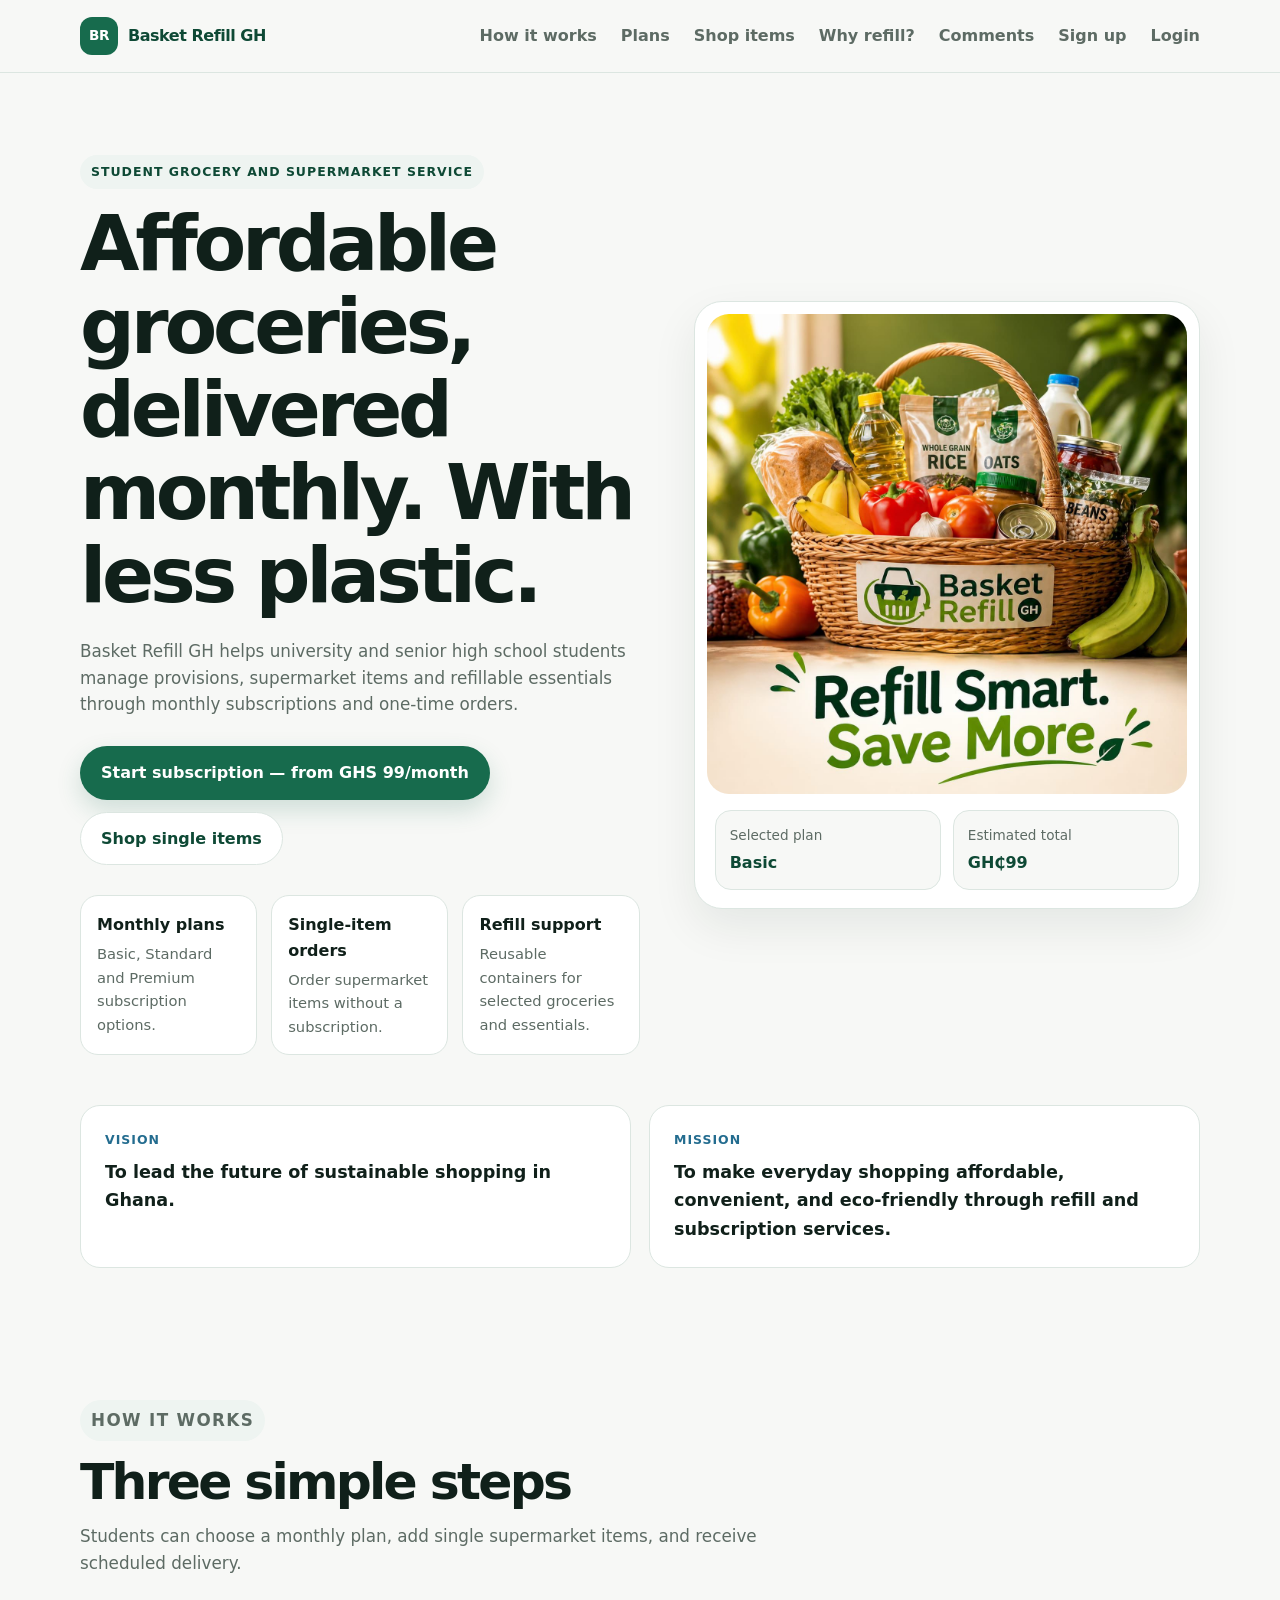
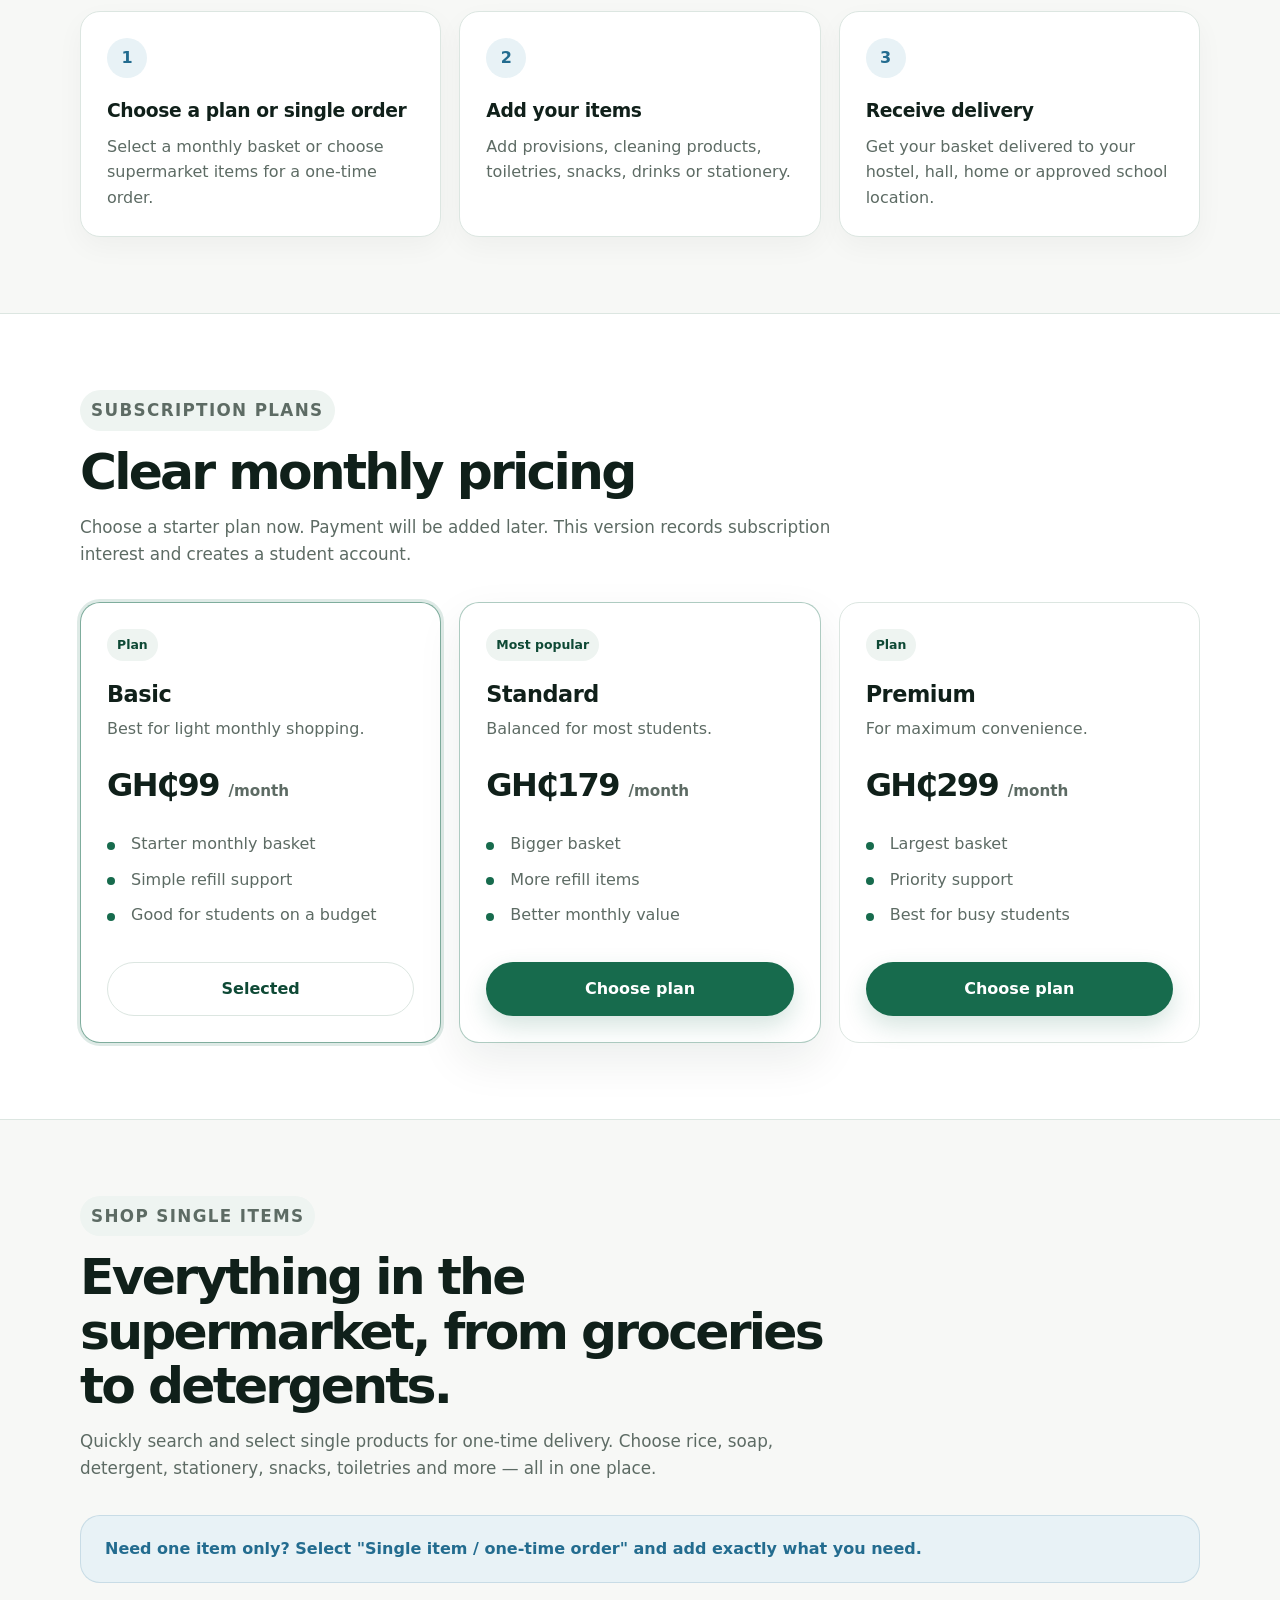
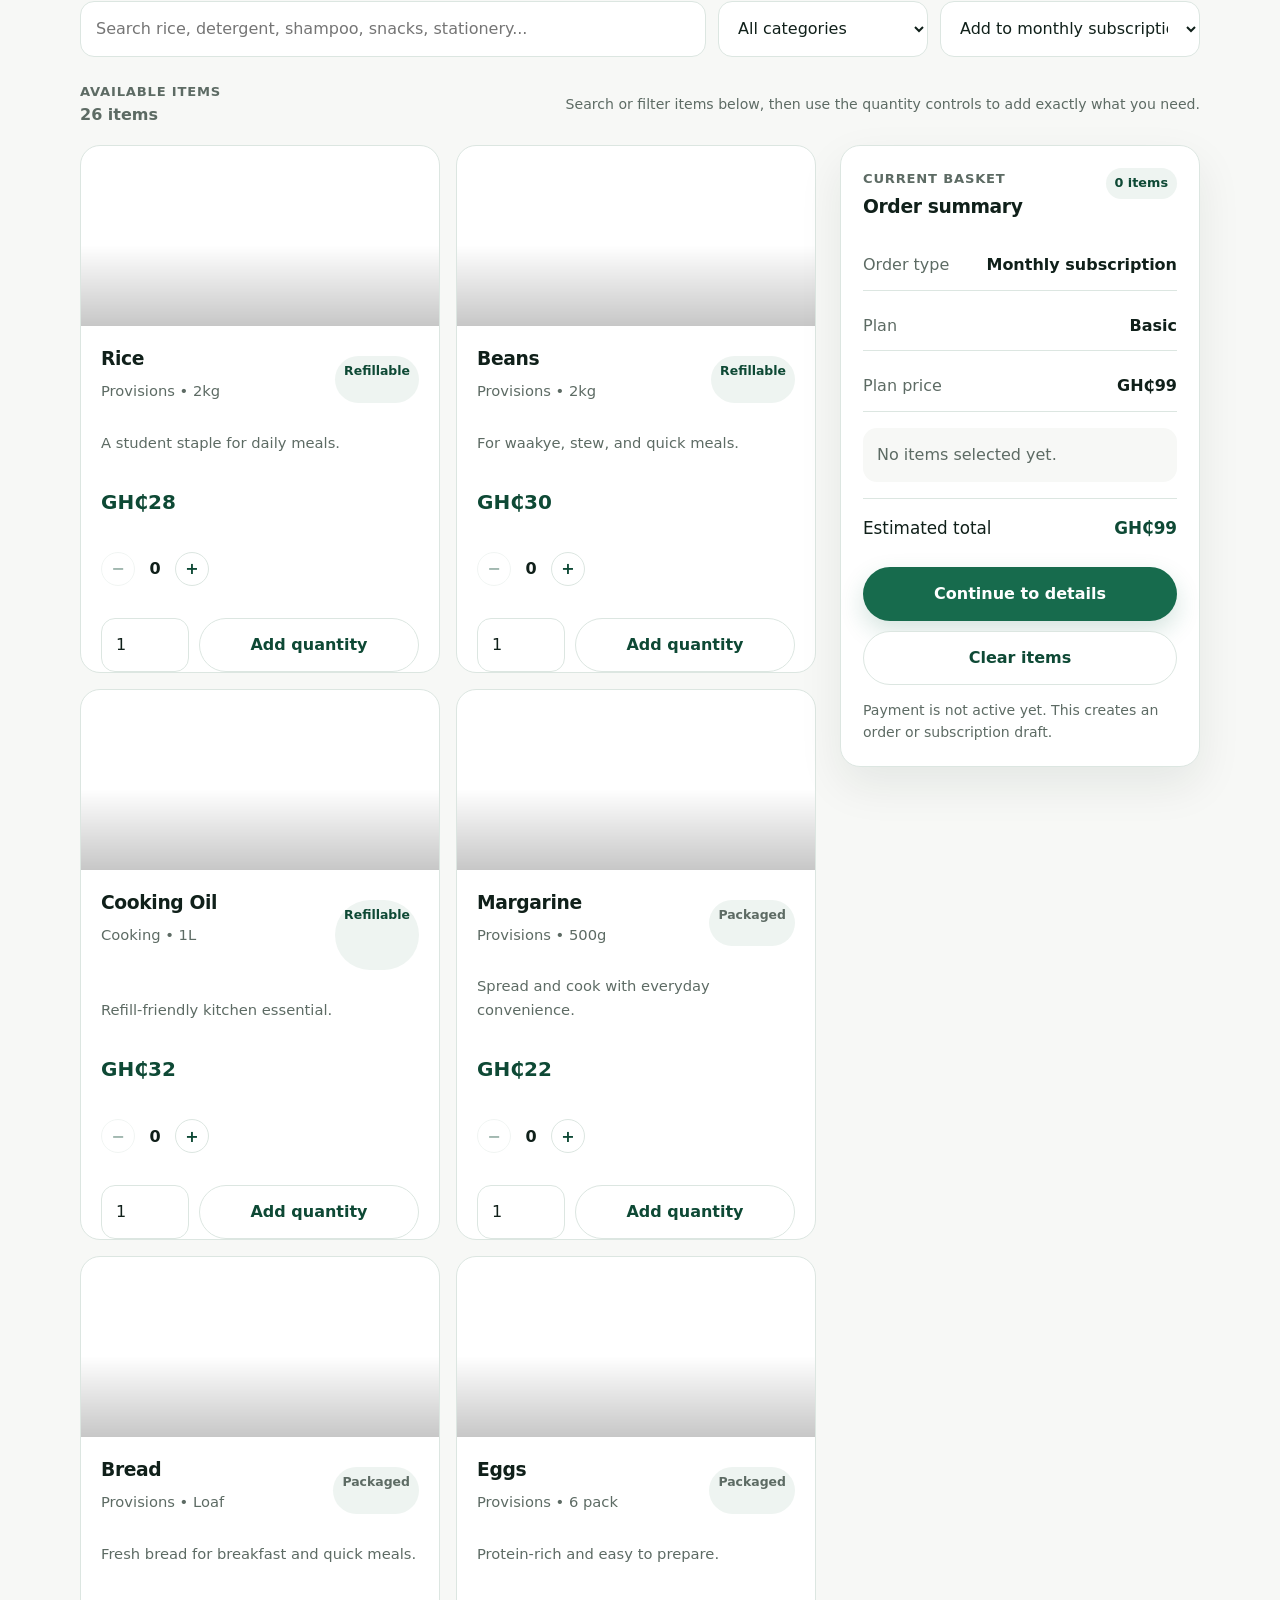
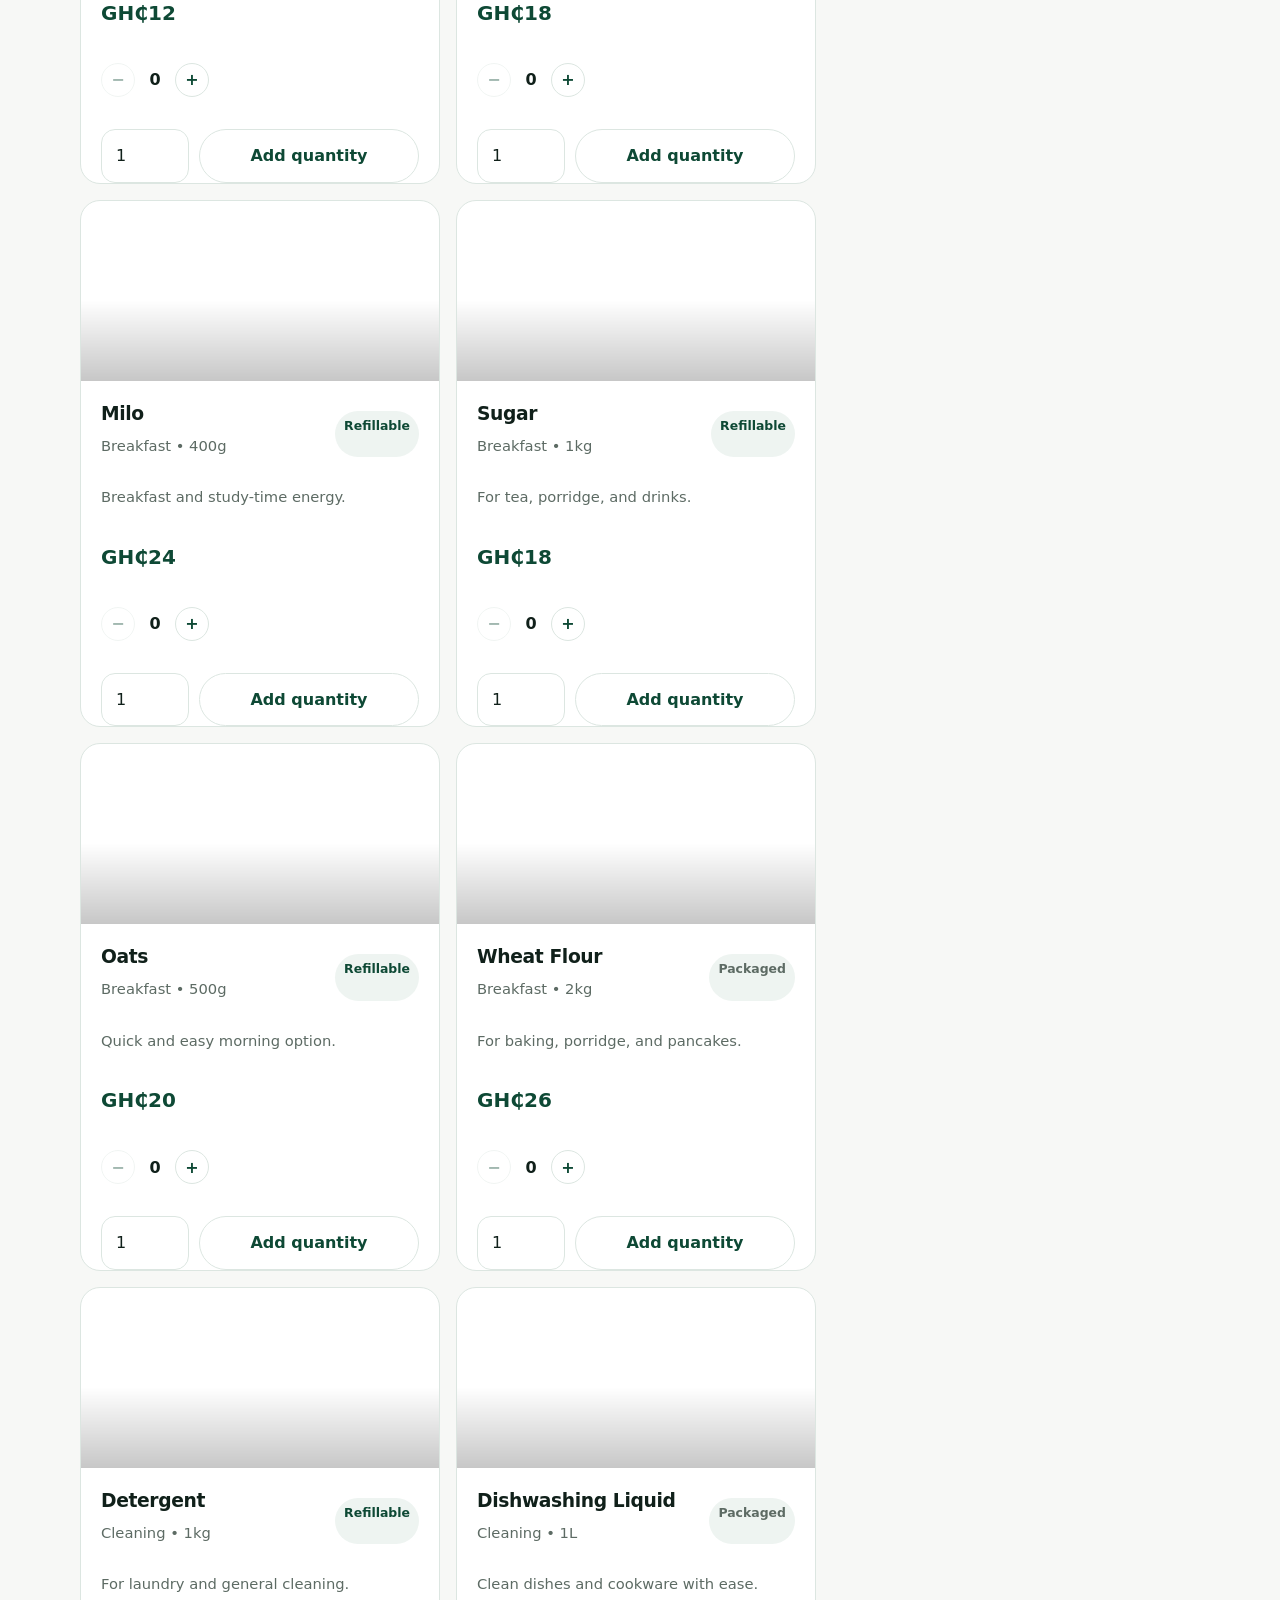
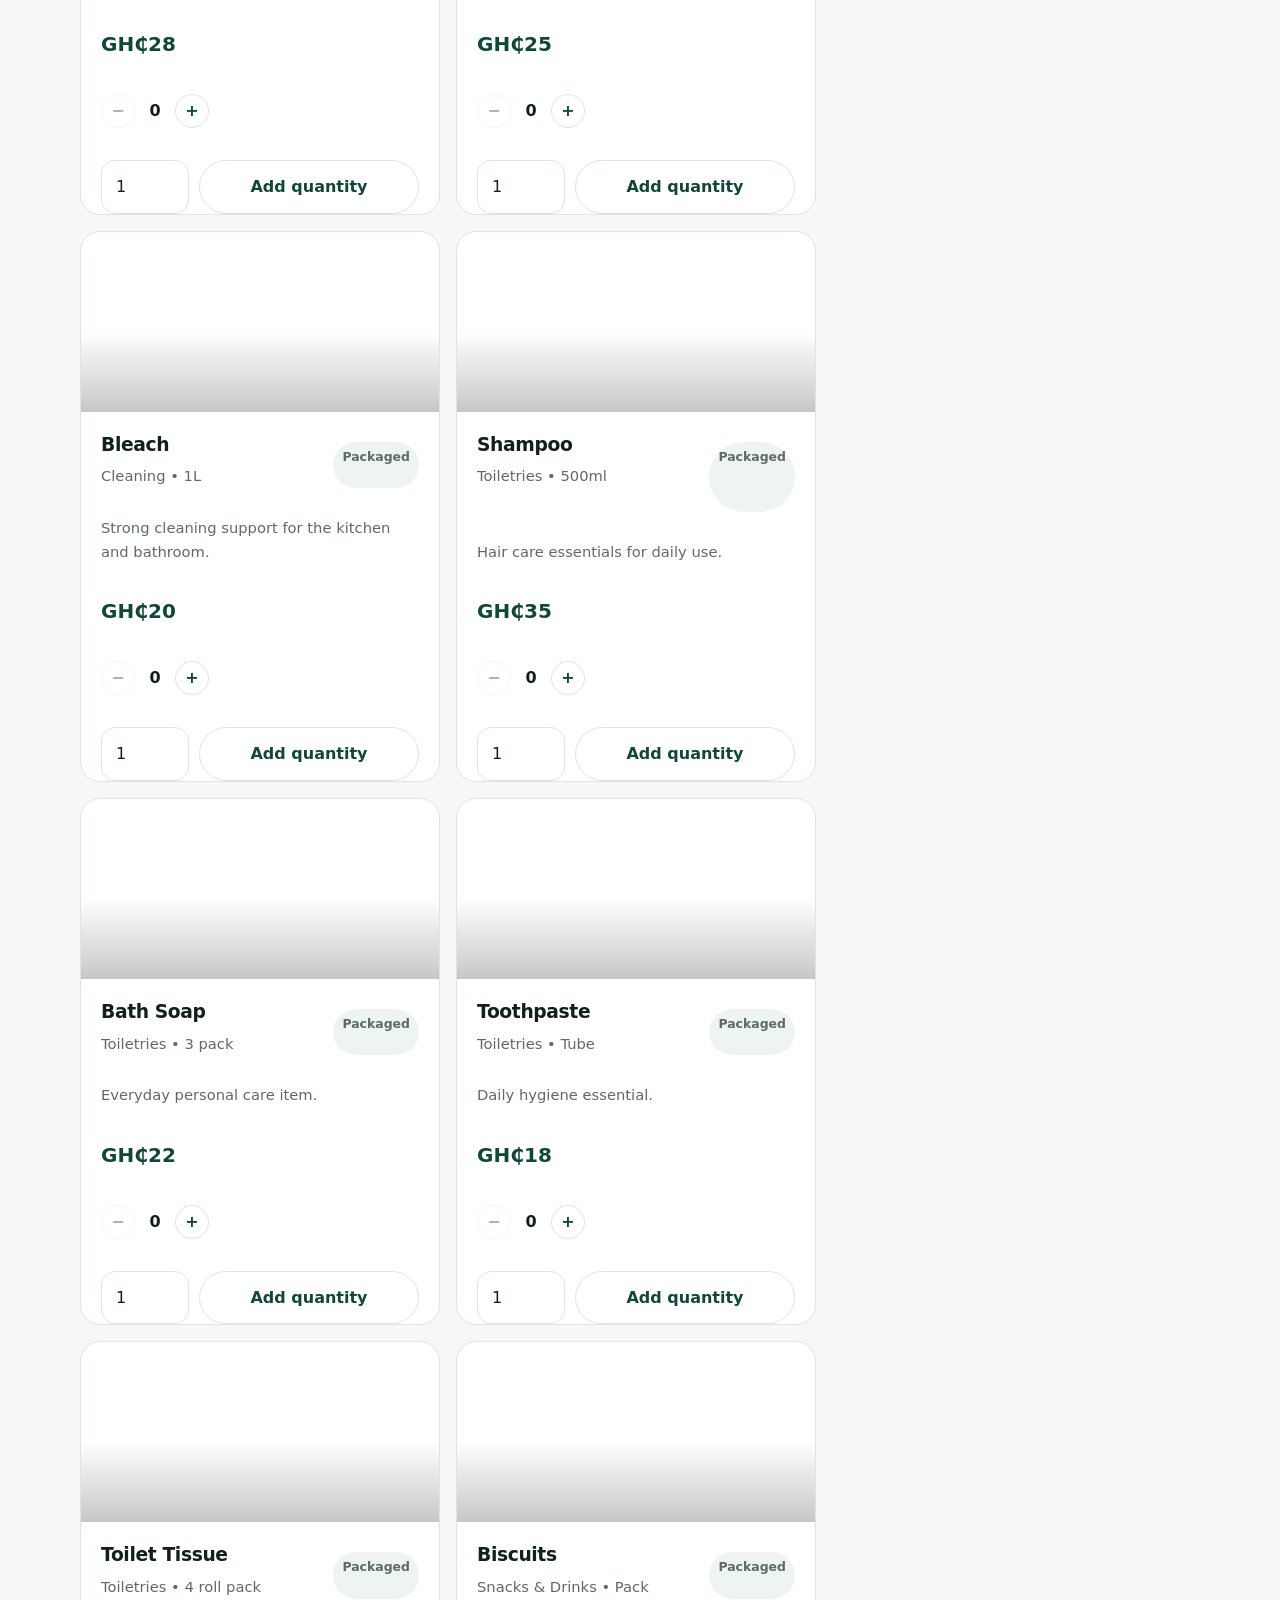
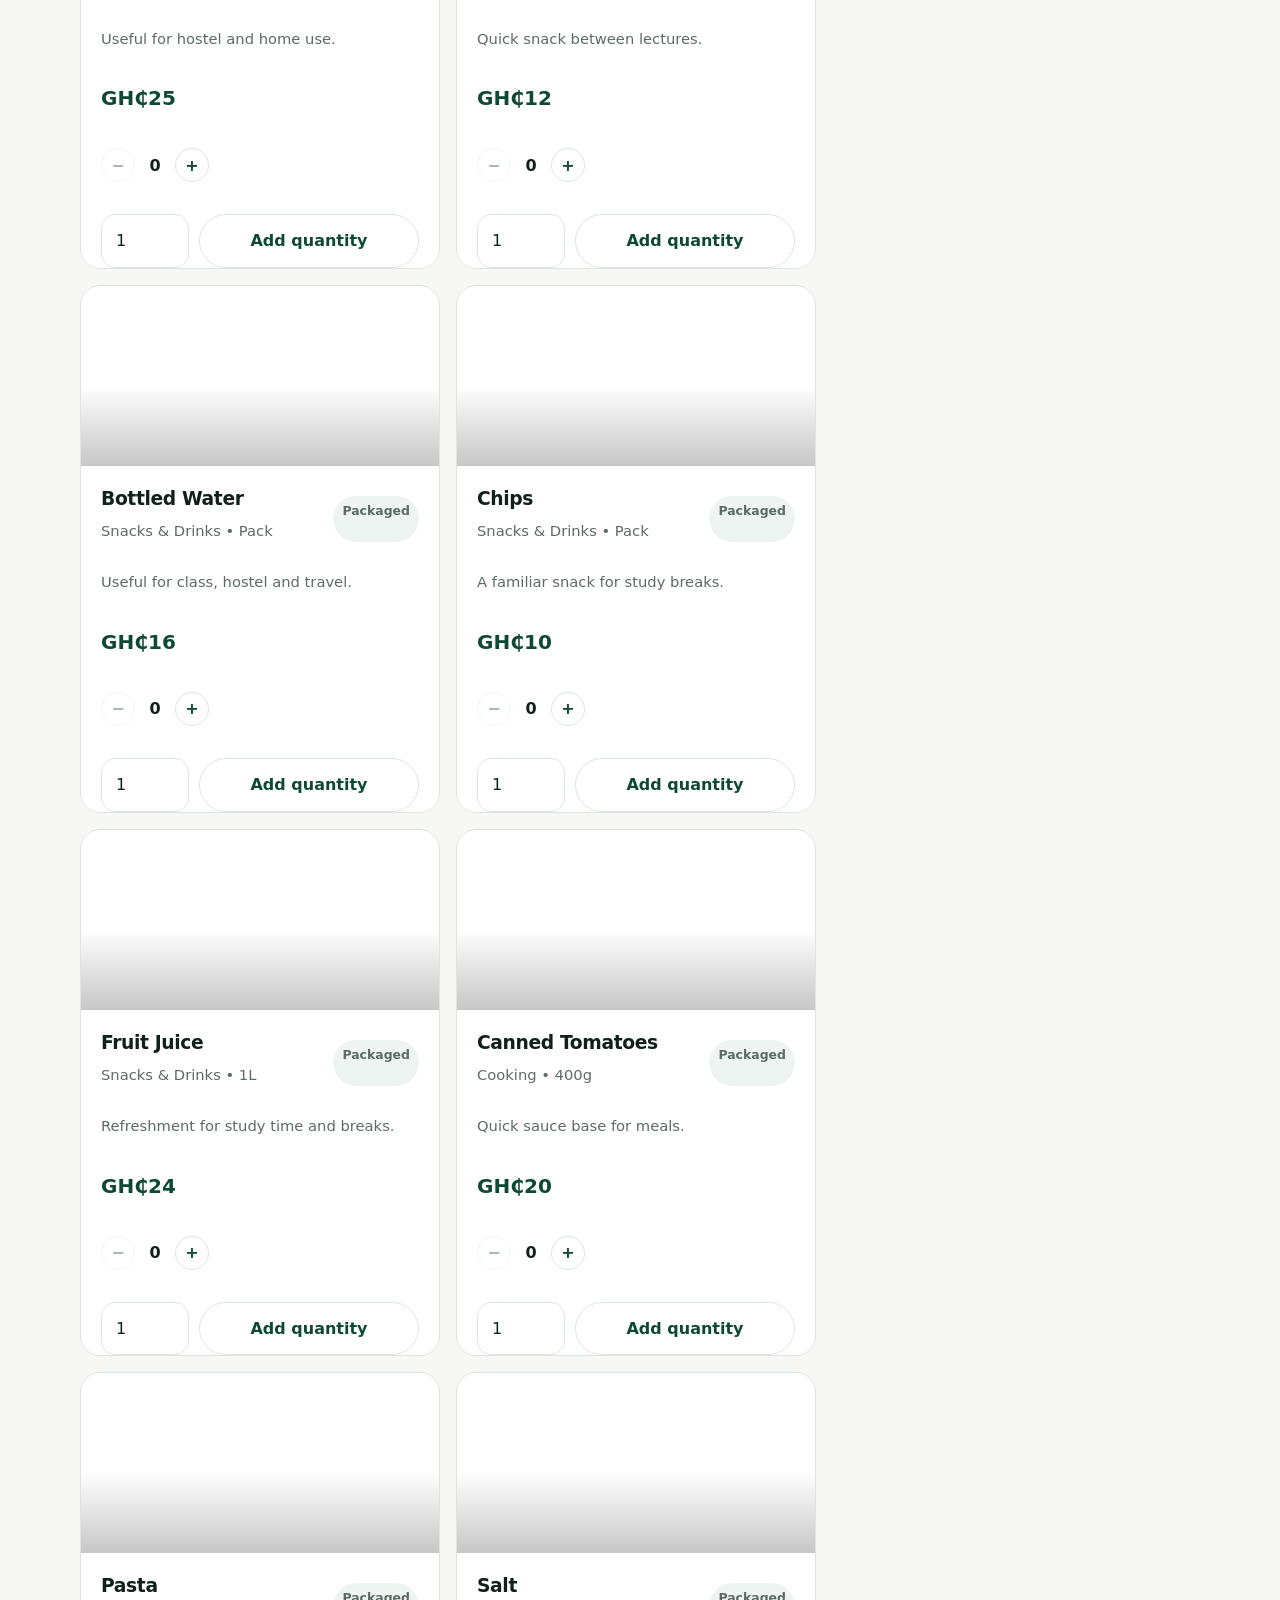
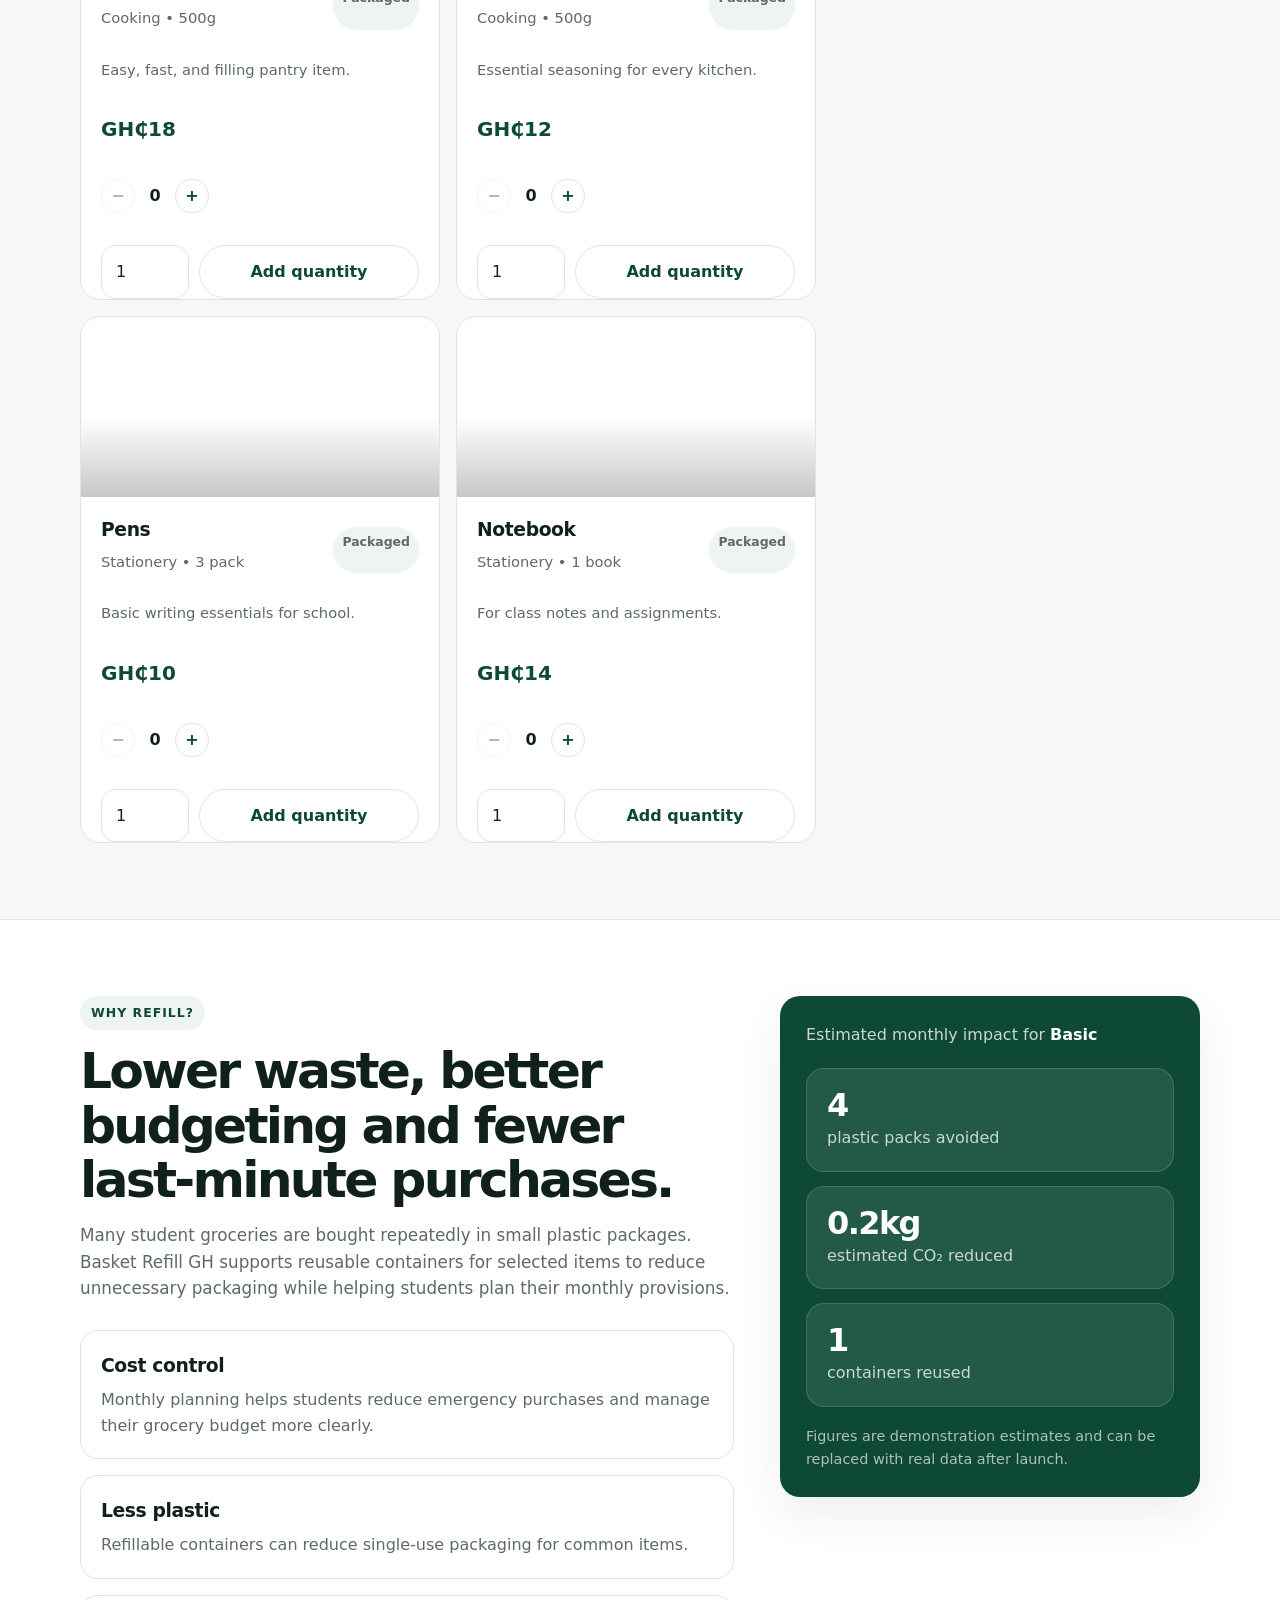
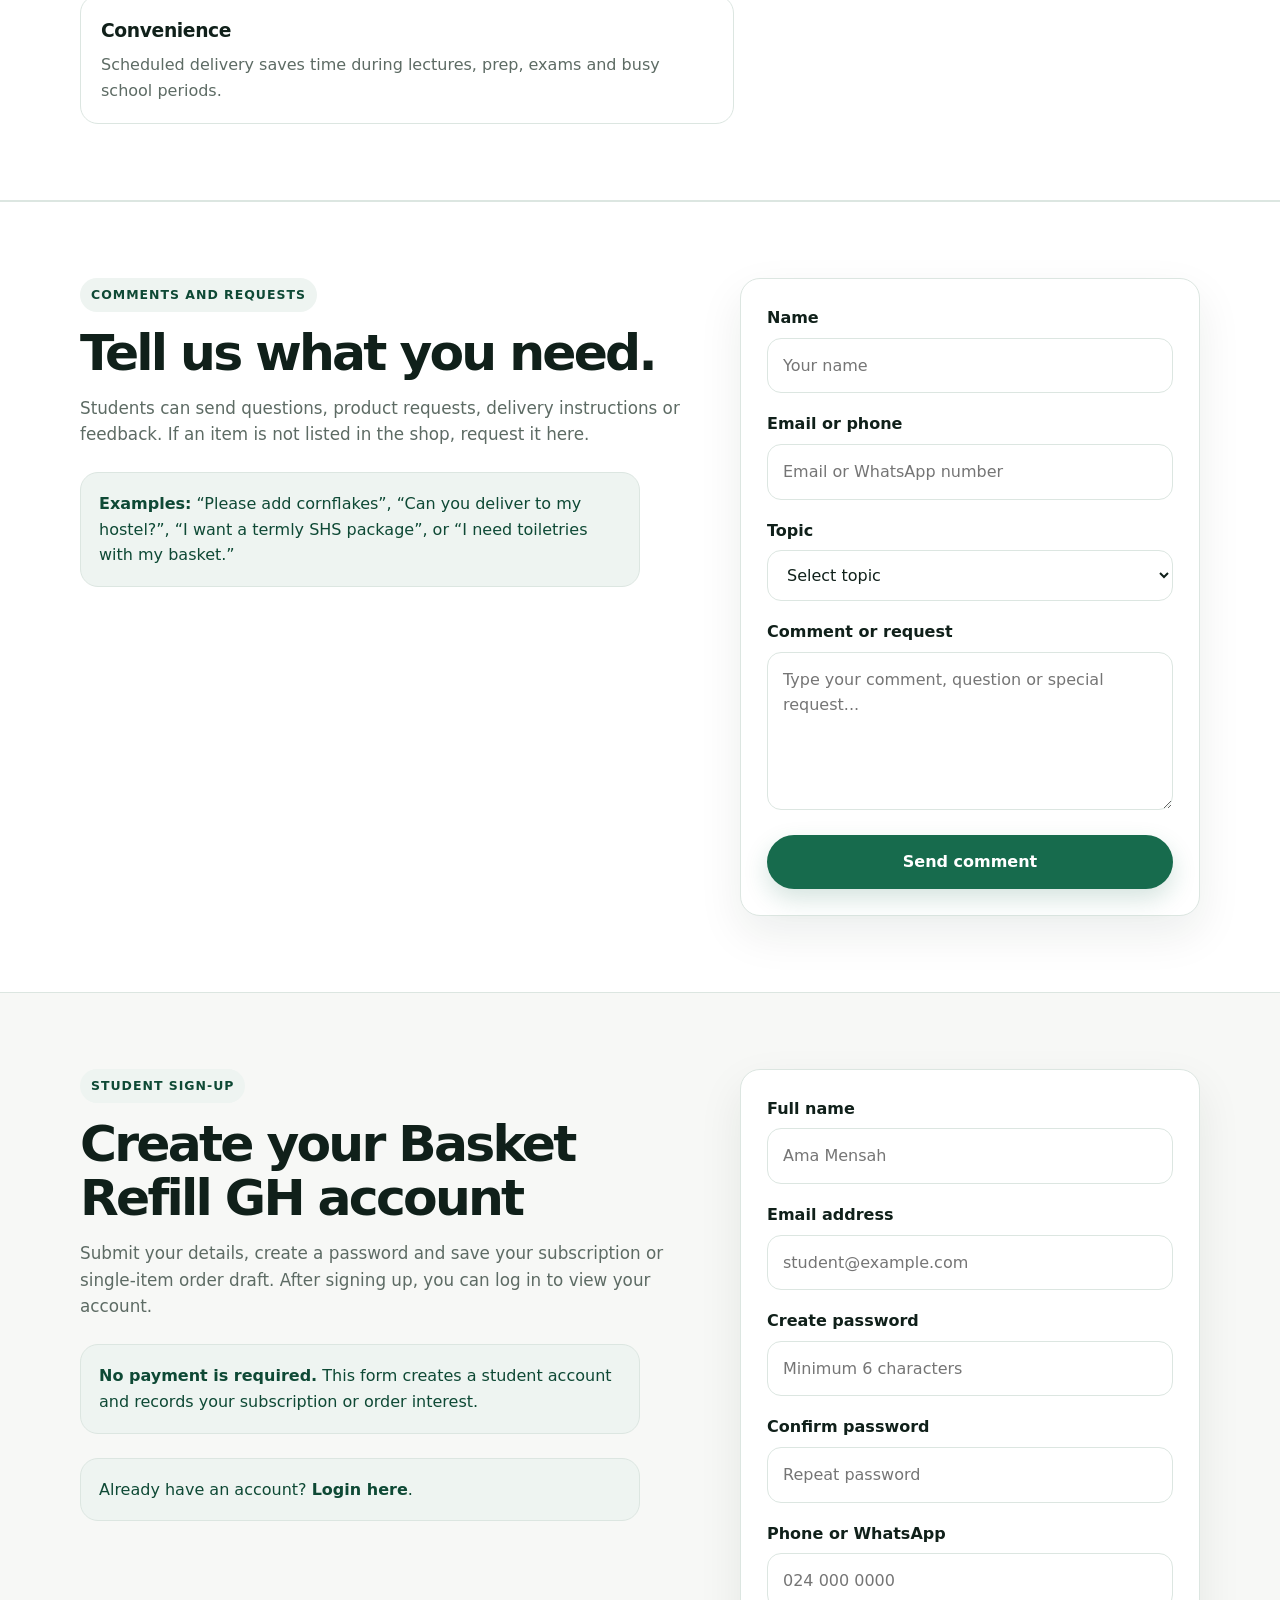
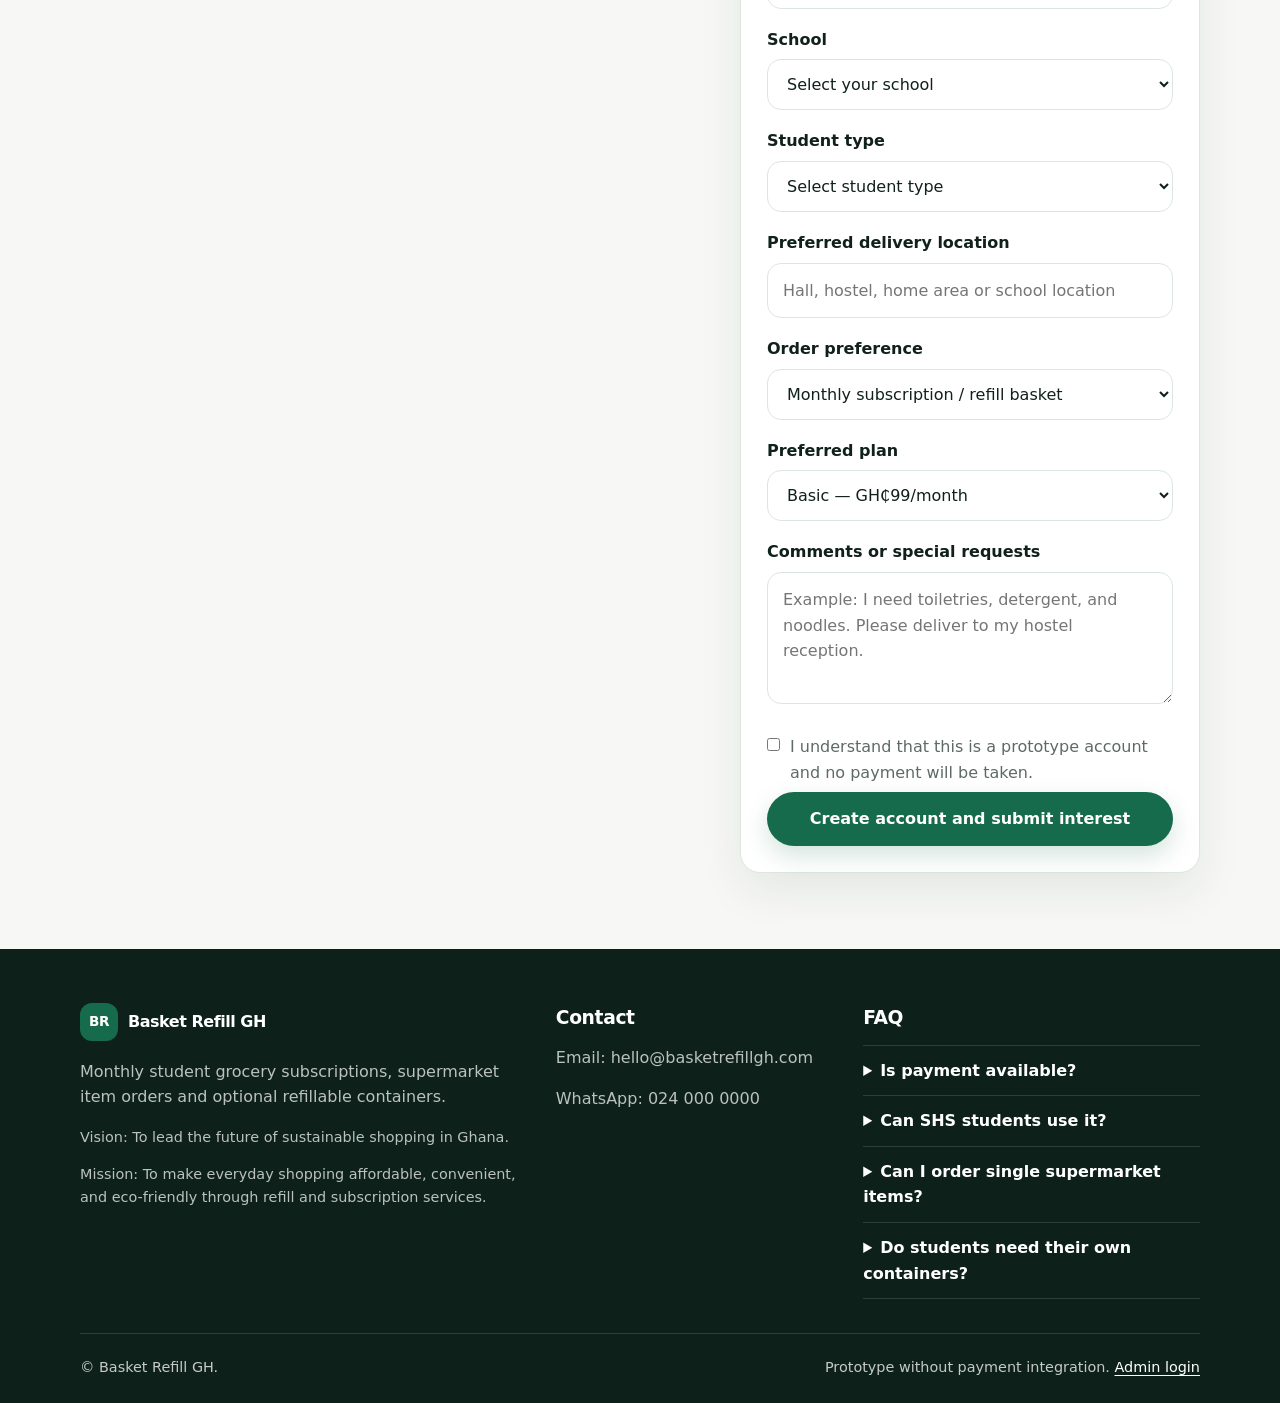
<file: index.html>
<!DOCTYPE html>
<html lang="en">
<head>
  <meta charset="UTF-8" />
  <meta name="viewport" content="width=device-width, initial-scale=1.0" />

  <title>Basket Refill GH | Student Grocery Subscriptions</title>

  <meta
    name="description"
    content="Basket Refill GH provides monthly grocery subscriptions, single-item supermarket orders and refill options for university and SHS students in Ghana."
  />

  <link rel="stylesheet" href="style.css" />
</head>

<body>
  <header class="site-header">
    <nav class="container nav">
      <a href="#home" class="brand" aria-label="Basket Refill GH home">
        <span class="brand-mark">BR</span>
        <span>Basket Refill GH</span>
      </a>

      <button class="nav-toggle" id="navToggle" aria-expanded="false">
        Menu
      </button>

      <div class="nav-links" id="navLinks">
        <a href="#how">How it works</a>
        <a href="#plans">Plans</a>
        <a href="#shop">Shop items</a>
        <a href="#impact">Why refill?</a>
        <a href="#messages">Comments</a>
        <a href="#signup">Sign up</a>
        <a href="login.html">Login</a>
      </div>
    </nav>
  </header>

  <main>
    <!-- HERO -->
    <section class="hero" id="home">
      <div class="container hero-grid">
        <div class="hero-content">
          <p class="eyebrow">Student grocery and supermarket service</p>

          <h1>Affordable groceries, delivered monthly. With less plastic.</h1>

          <p class="hero-text">
            Basket Refill GH helps university and senior high school students manage
            provisions, supermarket items and refillable essentials through monthly
            subscriptions and one-time orders.
          </p>

          <div class="hero-actions">
            <a href="#signup" class="btn btn-primary">
              Start subscription — from GHS 99/month
            </a>

            <a href="#shop" class="btn btn-secondary">
              Shop single items
            </a>
          </div>

          <div class="hero-points">
            <div>
              <strong>Monthly plans</strong>
              <span>Basic, Standard and Premium subscription options.</span>
            </div>

            <div>
              <strong>Single-item orders</strong>
              <span>Order supermarket items without a subscription.</span>
            </div>

            <div>
              <strong>Refill support</strong>
              <span>Reusable containers for selected groceries and essentials.</span>
            </div>
          </div>
        </div>

        <aside class="hero-panel">
          <div class="hero-image">
            <img
              src="assetsbasket-refill-hero.jpg"
              alt="Basket of groceries for Basket Refill GH"
              onerror="this.hidden=true; this.nextElementSibling.hidden=false;"
            />

            <div class="hero-placeholder" hidden>
              <span>Basket Refill GH</span>
              <p>Monthly provisions, supermarket items and refillable essentials.</p>
            </div>
          </div>

          <div class="selected-plan-preview">
            <div>
              <span>Selected plan</span>
              <strong id="heroSelectedPlan">Basic</strong>
            </div>

            <div>
              <span>Estimated total</span>
              <strong id="heroSelectedTotal">GHS 99</strong>
            </div>
          </div>
        </aside>
      </div>

      <div class="container statement-grid">
        <article class="statement-card">
          <span>Vision</span>
          <p>To lead the future of sustainable shopping in Ghana.</p>
        </article>

        <article class="statement-card">
          <span>Mission</span>
          <p>
            To make everyday shopping affordable, convenient, and eco-friendly
            through refill and subscription services.
          </p>
        </article>
      </div>
    </section>

    <!-- HOW IT WORKS -->
    <section class="section" id="how">
      <div class="container">
        <div class="section-header">
          <p class="eyebrow">How it works</p>
          <h2>Three simple steps</h2>
          <p>
            Students can choose a monthly plan, add single supermarket items,
            and receive scheduled delivery.
          </p>
        </div>

        <div class="steps-grid">
          <article class="step-card">
            <span class="step-number">1</span>
            <h3>Choose a plan or single order</h3>
            <p>
              Select a monthly basket or choose supermarket items for a one-time order.
            </p>
          </article>

          <article class="step-card">
            <span class="step-number">2</span>
            <h3>Add your items</h3>
            <p>
              Add provisions, cleaning products, toiletries, snacks, drinks or stationery.
            </p>
          </article>

          <article class="step-card">
            <span class="step-number">3</span>
            <h3>Receive delivery</h3>
            <p>
              Get your basket delivered to your hostel, hall, home or approved school location.
            </p>
          </article>
        </div>
      </div>
    </section>

    <!-- PLANS -->
    <section class="section section-white" id="plans">
      <div class="container">
        <div class="section-header">
          <p class="eyebrow">Subscription plans</p>
          <h2>Clear monthly pricing</h2>
          <p>
            Choose a starter plan now. Payment will be added later. This version
            records subscription interest and creates a student account.
          </p>
        </div>

        <div class="plans-grid" id="plansGrid">
          <article class="plan-card">
            <span class="plan-badge">Plan</span>
            <h3>Basic</h3>
            <p class="plan-description">Best for light monthly shopping and essentials.</p>
            <div class="plan-price">GHS 99 <span>/month</span></div>
            <ul class="plan-features">
              <li>Starter monthly basket</li>
              <li>Simple refill support</li>
              <li>Good for students on a budget</li>
            </ul>
            <a href="#signup" class="btn btn-primary">Choose plan</a>
          </article>

          <article class="plan-card recommended">
            <span class="plan-badge">Most popular</span>
            <h3>Standard</h3>
            <p class="plan-description">Balanced for most students with extra value.</p>
            <div class="plan-price">GHS 179 <span>/month</span></div>
            <ul class="plan-features">
              <li>Bigger basket</li>

              <li>More refill items</li>
              <li>Better monthly value</li>
            </ul>
            <a href="#signup" class="btn btn-primary">Choose plan</a>
          </article>

          <article class="plan-card">
            <span class="plan-badge">Plan</span>
            <h3>Premium</h3>
            <p class="plan-description">For maximum convenience and priority service.</p>
            <div class="plan-price">GHS 299 <span>/month</span></div>
            <ul class="plan-features">
              <li>Largest basket</li>
              <li>Priority support</li>
              <li>Best for busy students</li>
            </ul>
            <a href="#signup" class="btn btn-primary">Choose plan</a>
          </article>
        </div>
      </div>
    </section>

    <!-- SHOP SINGLE ITEMS -->
    <section class="section" id="shop">
      <div class="container">
        <div class="section-header">
          <p class="eyebrow">Shop single items</p>
          <h2>Everything in the supermarket, from groceries to detergents.</h2>
          <p>
            Quickly search and select single products for one-time delivery. Choose
            rice, soap, detergent, stationery, snacks, toiletries and more — all in one place.
          </p>
        </div>

        <div class="shop-note">
          <p>Need one item only? Select "Single item / one-time order" and add exactly what you need.</p>
        </div>

        <div class="shop-tools">
          <input
            type="search"
            id="productSearch"
            placeholder="Search rice, detergent, shampoo, snacks, stationery..."
          />

          <select id="categoryFilter">
            <option value="">All categories</option>
            <option value="Provisions">Provisions</option>
            <option value="Breakfast">Breakfast</option>
            <option value="Cooking">Cooking</option>
            <option value="Cleaning">Cleaning</option>
            <option value="Toiletries">Toiletries</option>
            <option value="Snacks & Drinks">Snacks & Drinks</option>
            <option value="Stationery">Stationery</option>
          </select>

          <select id="orderType">
            <option value="subscription">Add to monthly subscription</option>
            <option value="single">Single item / one-time order</option>
          </select>
        </div>

        <div class="shop-results">
          <div>
            <p class="small-label">Available items</p>
            <span id="availableItemCount">0 items</span>
          </div>
          <p class="small-note">Search or filter items below, then use the quantity controls to add exactly what you need.</p>
        </div>

        <div class="refill-layout">
          <div class="items-grid" id="itemsGrid"></div>

          <aside class="basket-card">
            <div class="basket-card-header">
              <div>
                <p class="small-label">Current basket</p>
                <h3>Order summary</h3>
              </div>

              <span id="basketItemCount">0 items</span>
            </div>

            <div class="summary-rows">
              <div>
                <span>Order type</span>
                <strong id="summaryOrderType">Monthly subscription</strong>
              </div>

              <div>
                <span>Plan</span>
                <strong id="summaryPlanName">Basic</strong>
              </div>

              <div>
                <span>Plan price</span>
                <strong id="summaryPlanPrice">GHS 99</strong>
              </div>
            </div>

            <div class="selected-items" id="selectedItemsList">
              <p class="empty-text">No single items selected yet.</p>
            </div>

            <div class="summary-total">
              <span>Estimated total</span>
              <strong id="summaryTotal">GHS 99</strong>
            </div>

            <div class="basket-actions">
              <a href="#signup" class="btn btn-primary full-width">
                Continue to details
              </a>

              <button class="btn btn-secondary full-width" id="clearItemsBtn">
                Clear items
              </button>
            </div>

            <p class="small-note">
              Payment is not active yet. This creates an order or subscription draft.
            </p>
          </aside>
        </div>
      </div>
    </section>

    <!-- WHY REFILL -->
    <section class="section section-white" id="impact">
      <div class="container impact-layout">
        <div>
          <p class="eyebrow">Why refill?</p>

          <h2>Lower waste, better budgeting and fewer last-minute purchases.</h2>

          <p class="section-text">
            Many student groceries are bought repeatedly in small plastic packages.
            Basket Refill GH supports reusable containers for selected items to reduce
            unnecessary packaging while helping students plan their monthly provisions.
          </p>

          <div class="benefit-list">
            <div>
              <h3>Cost control</h3>
              <p>
                Monthly planning helps students reduce emergency purchases and manage
                their grocery budget more clearly.
              </p>
            </div>

            <div>
              <h3>Less plastic</h3>
              <p>
                Refillable containers can reduce single-use packaging for common items.
              </p>
            </div>

            <div>
              <h3>Convenience</h3>
              <p>
                Scheduled delivery saves time during lectures, prep, exams and busy school periods.
              </p>
            </div>
          </div>
        </div>

        <aside class="impact-panel">
          <p class="impact-label">
            Estimated monthly impact for
            <strong id="impactPlanName">Basic</strong>
          </p>

          <div class="impact-grid">
            <div class="impact-card">
              <strong id="plasticSaved">6</strong>
              <span>plastic packs avoided</span>
            </div>

            <div class="impact-card">
              <strong id="co2Reduced">0.3kg</strong>
              <span>estimated CO₂ reduced</span>
            </div>

            <div class="impact-card">
              <strong id="containersUsed">2</strong>
              <span>containers reused</span>
            </div>
          </div>

          <p class="impact-note">
            Figures are demonstration estimates and can be replaced with real data after launch.
          </p>
        </aside>
      </div>
    </section>

    <!-- COMMENTS / CONTACT -->
    <section class="section section-white" id="messages">
      <div class="container message-layout">
        <div>
          <p class="eyebrow">Comments and requests</p>

          <h2>Tell us what you need.</h2>

          <p class="section-text">
            Students can send questions, product requests, delivery instructions or
            feedback. If an item is not listed in the shop, request it here.
          </p>

          <div class="signup-note">
            <strong>Examples:</strong>
            “Please add cornflakes”, “Can you deliver to my hostel?”, “I want a termly
            SHS package”, or “I need toiletries with my basket.”
          </div>
        </div>

        <form class="message-form" id="messageForm">
          <label for="messageName">Name</label>
          <input
            type="text"
            id="messageName"
            placeholder="Your name"
            required
          />

          <label for="messageContact">Email or phone</label>
          <input
            type="text"
            id="messageContact"
            placeholder="Email or WhatsApp number"
            required
          />

          <label for="messageTopic">Topic</label>
          <select id="messageTopic" required>
            <option value="">Select topic</option>
            <option value="Product request">Product request</option>
            <option value="Delivery question">Delivery question</option>
            <option value="Subscription question">Subscription question</option>
            <option value="Refill question">Refill question</option>
            <option value="General feedback">General feedback</option>
          </select>

          <label for="messageText">Comment or request</label>
          <textarea
            id="messageText"
            rows="5"
            placeholder="Type your comment, question or special request..."
            required
          ></textarea>

          <button type="submit" class="btn btn-primary full-width">
            Send comment
          </button>

          <div class="form-message" id="messageResponse"></div>
        </form>
      </div>
    </section>

    <!-- SIGN UP -->
    <section class="section" id="signup">
      <div class="container signup-layout">
        <div>
          <p class="eyebrow">Student sign-up</p>

          <h2>Create your Basket Refill GH account</h2>

          <p class="section-text">
            Submit your details, create a password and save your subscription or
            single-item order draft. After signing up, you can log in to view your account.
          </p>

          <div class="signup-note">
            <strong>No payment is required.</strong>
            This form creates a student account and records your subscription or order interest.
          </div>

          <div class="signup-note">
            Already have an account?
            <a href="login.html"><strong>Login here</strong></a>.
          </div>
        </div>

        <div>
          <form class="signup-form" id="signupForm">
            <label for="fullName">Full name</label>
            <input
              type="text"
              id="fullName"
              name="fullName"
              placeholder="Ama Mensah"
              required
            />

            <label for="email">Email address</label>
            <input
              type="email"
              id="email"
              name="email"
              placeholder="student@example.com"
              required
            />

            <!-- PASSWORD FIELDS ADDED -->
            <label for="password">Create password</label>
            <input
              type="password"
              id="password"
              name="password"
              placeholder="Minimum 6 characters"
              minlength="6"
              required
            />

            <label for="confirmPassword">Confirm password</label>
            <input
              type="password"
              id="confirmPassword"
              name="confirmPassword"
              placeholder="Repeat password"
              minlength="6"
              required
            />

            <label for="phone">Phone or WhatsApp</label>
            <input
              type="tel"
              id="phone"
              name="phone"
              placeholder="024 000 0000"
            />

            <label for="school">School</label>
            <select id="school" name="school" required>
              <option value="">Select your school</option>
              <option value="University of Ghana, Legon">University of Ghana, Legon</option>
              <option value="KNUST">KNUST</option>
              <option value="UPSA">UPSA</option>
              <option value="UCC">UCC</option>
              <option value="Ashesi University">Ashesi University</option>
              <option value="SHS Boarding Student">SHS Boarding Student</option>
              <option value="SHS Day Student">SHS Day Student</option>
              <option value="Other">Other</option>
            </select>

            <label for="studentType">Student type</label>
            <select id="studentType" name="studentType" required>
              <option value="">Select student type</option>
              <option value="University student">University student</option>
              <option value="SHS boarding student">SHS boarding student</option>
              <option value="SHS day student">SHS day student</option>
            </select>

            <label for="deliveryArea">Preferred delivery location</label>
            <input
              type="text"
              id="deliveryArea"
              name="deliveryArea"
              placeholder="Hall, hostel, home area or school location"
              required
            />

            <label for="orderPreference">Order preference</label>
            <select id="orderPreference" name="orderPreference" required>
              <option value="subscription">Monthly subscription / refill basket</option>
              <option value="single">Single item / one-time supermarket order</option>
            </select>

            <label for="planSelect">Preferred plan</label>
            <select id="planSelect" name="plan" required></select>

            <label for="studentComments">Comments or special requests</label>
            <textarea
              id="studentComments"
              name="studentComments"
              rows="4"
              placeholder="Example: I need toiletries, detergent, and noodles. Please deliver to my hostel reception."
            ></textarea>

            <label class="checkbox-row">
              <input type="checkbox" id="consent" name="consent" required />
              <span>
                I understand that this is a prototype account and no payment will be taken.
              </span>
            </label>

            <button type="submit" class="btn btn-primary full-width">
              Create account and submit interest
            </button>
          </form>

          <div class="confirmation-card" id="confirmationCard" hidden></div>
        </div>
      </div>
    </section>
  </main>

  <!-- FOOTER -->
  <footer class="footer">
    <div class="container footer-grid">
      <div>
        <a href="#home" class="brand footer-brand">
          <span class="brand-mark">BR</span>
          <span>Basket Refill GH</span>
        </a>

        <p>
          Monthly student grocery subscriptions, supermarket item orders and optional refillable containers.
        </p>

        <p class="footer-small">
          Vision: To lead the future of sustainable shopping in Ghana.
        </p>

        <p class="footer-small">
          Mission: To make everyday shopping affordable, convenient, and eco-friendly
          through refill and subscription services.
        </p>
      </div>

      <div>
        <h3>Contact</h3>
        <p>Email: hello@basketrefillgh.com</p>
        <p>WhatsApp: 024 000 0000</p>
      </div>

      <div>
        <h3>FAQ</h3>

        <details>
          <summary>Is payment available?</summary>
          <p>No. This version only records student interest and creates a demo account.</p>
        </details>

        <details>
          <summary>Can SHS students use it?</summary>
          <p>
            Yes. SHS delivery can be arranged through parents, guardians or approved
            school channels.
          </p>
        </details>

        <details>
          <summary>Can I order single supermarket items?</summary>
          <p>
            Yes. Students can select single items such as detergents, toiletries,
            snacks, drinks and stationery.
          </p>
        </details>

        <details>
          <summary>Do students need their own containers?</summary>
          <p>
            Students can use approved refill containers during onboarding.
          </p>
        </details>
      </div>
    </div>

    <div class="container footer-bottom">
      <span>© <span id="year"></span> Basket Refill GH.</span>
      <span>
        Prototype without payment integration.
        <a href="login.html?role=admin">Admin login</a>
      </span>
    </div>
  </footer>

  <div class="toast" id="toast"></div>
  <script src="auth.js"></script>
  <script src="app.js"></script>
</body>
</html>
</file>
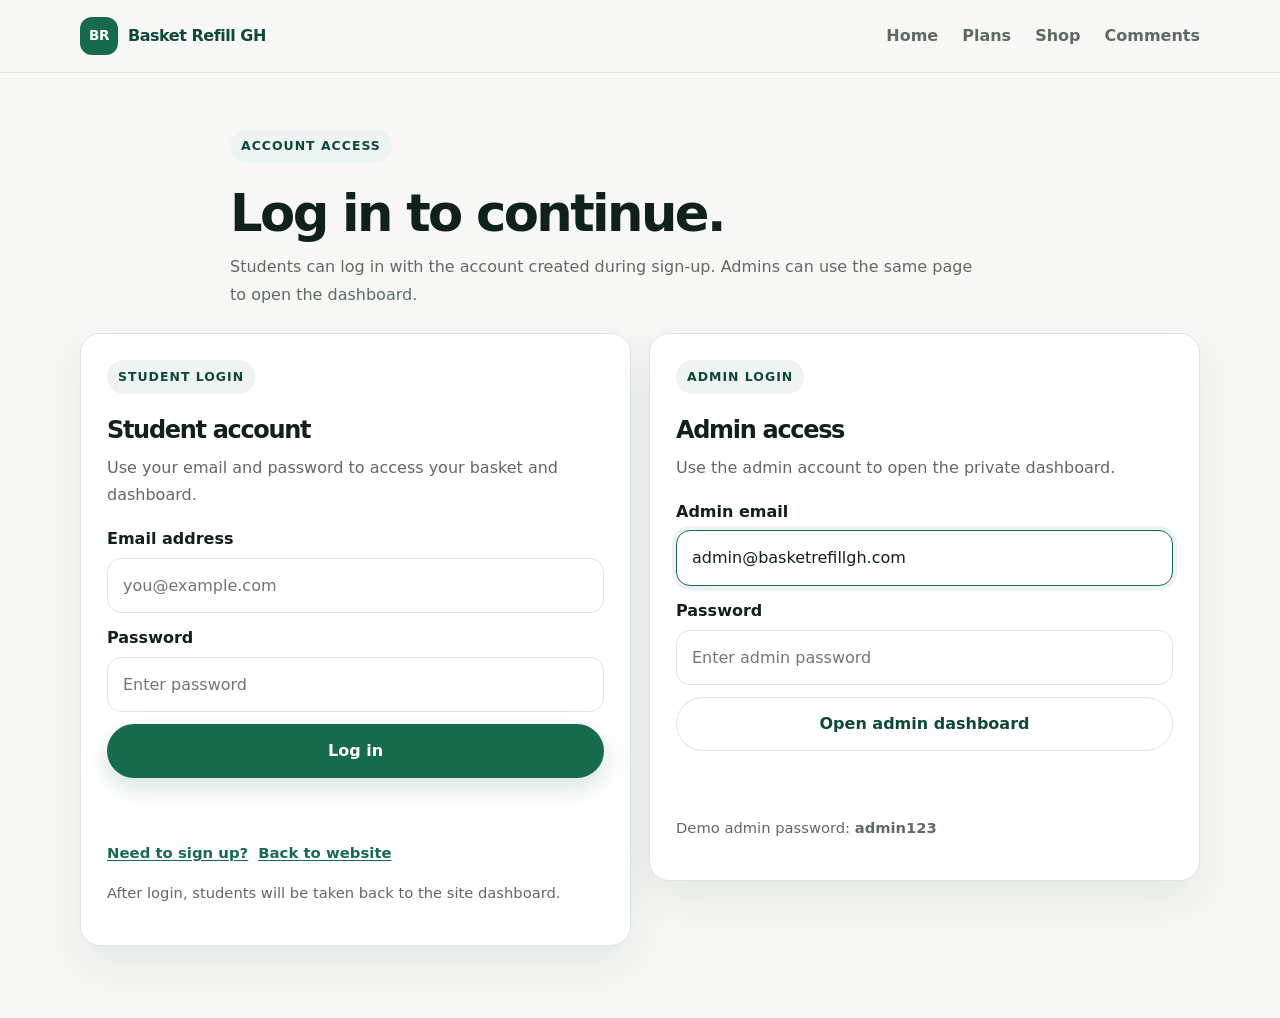
<file: admin.html>
<!DOCTYPE html>
<html lang="en">
<head>
  <meta charset="UTF-8" />
  <meta name="viewport" content="width=device-width, initial-scale=1.0" />
  <title>Admin | Basket Refill GH</title>
  <link rel="stylesheet" href="style.css" />
</head>
<body class="admin-body">
  <header class="site-header">
    <nav class="container nav">
      <a href="index.html" class="brand" aria-label="Basket Refill GH home">
        <span class="brand-mark">BR</span>
        <span>Basket Refill GH</span>
      </a>

      <button class="nav-toggle" id="navToggle" aria-expanded="false">
        Menu
      </button>

      <div class="nav-links" id="navLinks">
        <a href="index.html">Website</a>
        <a href="index.html#plans">Plans</a>
        <a href="index.html#shop">Shop</a>
        <a href="index.html#messages">Comments</a>
        <a href="login.html?role=admin">Login</a>
      </div>
    </nav>
  </header>

  <main class="admin-main">
    <div class="container">
      <div class="admin-title-row">
        <div>
          <p class="eyebrow">Admin dashboard</p>
          <h1>Orders, sign-ups, and messages</h1>
          <p>
            Manage student sign-ups, single-item orders, subscription drafts, and comments.
          </p>
        </div>

        <div class="admin-actions">
          <a href="index.html" class="btn btn-secondary">View website</a>
          <button class="btn btn-secondary" id="refreshBtn" type="button">Refresh</button>
          <button class="btn btn-secondary" id="seedBtn" type="button">Sample data</button>
          <button class="btn btn-secondary" id="exportBtn" type="button">Export CSV</button>
          <button class="btn btn-secondary" id="copyEmailsBtn" type="button">Copy emails</button>
          <button class="btn btn-danger" id="clearDataBtn" type="button">Clear data</button>
          <button class="btn btn-outline" id="logoutBtn" type="button">Logout</button>
        </div>
      </div>

      <div class="admin-stats-grid">
        <article class="admin-stat-card">
          <span>Total sign-ups</span>
          <strong id="totalLeads">0</strong>
        </article>

        <article class="admin-stat-card">
          <span>New leads</span>
          <strong id="newLeads">0</strong>
        </article>

        <article class="admin-stat-card">
          <span>Single-item orders</span>
          <strong id="singleOrders">0</strong>
        </article>

        <article class="admin-stat-card">
          <span>Estimated value</span>
          <strong id="monthlyValue">GHS 0</strong>
        </article>

        <article class="admin-stat-card">
          <span>Messages</span>
          <strong id="messageStat">0</strong>
        </article>
      </div>

      <section class="admin-panel">
        <div class="admin-toolbar">
          <input
            type="search"
            id="searchInput"
            placeholder="Search name, email, school, item, comment..."
          />

          <select id="planFilter">
            <option value="all">All plans</option>
            <option value="basic">Basic</option>
            <option value="standard">Standard</option>
            <option value="premium">Premium</option>
            <option value="none">No subscription</option>
          </select>

          <select id="orderTypeFilter">
            <option value="all">All order types</option>
            <option value="subscription">Monthly subscription</option>
            <option value="single">Single item order</option>
          </select>

          <select id="statusFilter">
            <option value="all">All statuses</option>
            <option value="New">New</option>
            <option value="Contacted">Contacted</option>
            <option value="Confirmed">Confirmed</option>
            <option value="Waitlist">Waitlist</option>
            <option value="Cancelled">Cancelled</option>
          </select>

          <select id="schoolFilter">
            <option value="all">All schools</option>
          </select>
        </div>
      </section>

      <div class="content-grid" style="margin-top: 18px;">
        <section class="card card-pad">
          <div class="admin-list-header">
            <div>
              <h2>Student sign-ups and orders</h2>
              <p id="lastUpdated">Last updated: —</p>
            </div>
            <span id="leadCountLabel">0 records</span>
          </div>

          <div class="admin-leads-list" id="leadsContainer"></div>
        </section>

        <aside class="side-stack">
          <article class="card card-pad">
            <div class="eyebrow">Plan breakdown</div>
            <h3 style="margin:.8rem 0 .5rem; font-size:1.3rem;">Requests by plan</h3>
            <div class="plan-bar" id="planBars"></div>
          </article>

          <article class="card card-pad">
            <div class="eyebrow">Quick notes</div>
            <h3 style="margin:.8rem 0 .5rem; font-size:1.3rem;">How to use this panel</h3>
            <ul class="quick-list">
              <li>Search before exporting.</li>
              <li>Mark students as contacted after follow-up.</li>
              <li>Add admin notes for delivery details.</li>
              <li>Use sample data if the dashboard is empty.</li>
            </ul>
          </article>

          <article class="card card-pad">
            <div class="eyebrow">Mission reminder</div>
            <h3 style="margin:.8rem 0 .5rem; font-size:1.3rem;">Brand purpose</h3>
            <p class="muted" style="margin:0; line-height:1.8;">
              “To make everyday shopping affordable, convenient, and eco-friendly through refill and subscription services.”
            </p>
          </article>
        </aside>
      </div>

      <section class="admin-panel" style="margin-top: 18px;">
        <div class="admin-list-header">
          <div>
            <h2>Student comments and product requests</h2>
            <p>Questions, product suggestions, delivery instructions, and feedback.</p>
          </div>
          <span id="messageCountLabel">0 messages</span>
        </div>

        <div class="admin-leads-list" id="messagesContainer"></div>
      </section>
    </div>
  </main>

  <footer class="footer">
    <div class="container footer-grid">
      <div>
        <a href="index.html" class="brand footer-brand">
          <span class="brand-mark">BR</span>
          <span>Basket Refill GH</span>
        </a>
        <p>Admin panel for leads, comments, and order requests.</p>
      </div>
      <div>
        <h3>Access</h3>
        <p>Protected dashboard for internal use only.</p>
      </div>
      <div>
        <h3>Reminder</h3>
        <p>Login happens from <strong>login.html</strong>, not here.</p>
      </div>
    </div>
  </footer>

  <div class="toast" id="toast"></div>

  <script src="auth.js"></script>
  <script>
    BRGHAuth.requireAdmin();
  </script>
  <script src="admin.js"></script>
</body>
</html>
</file>
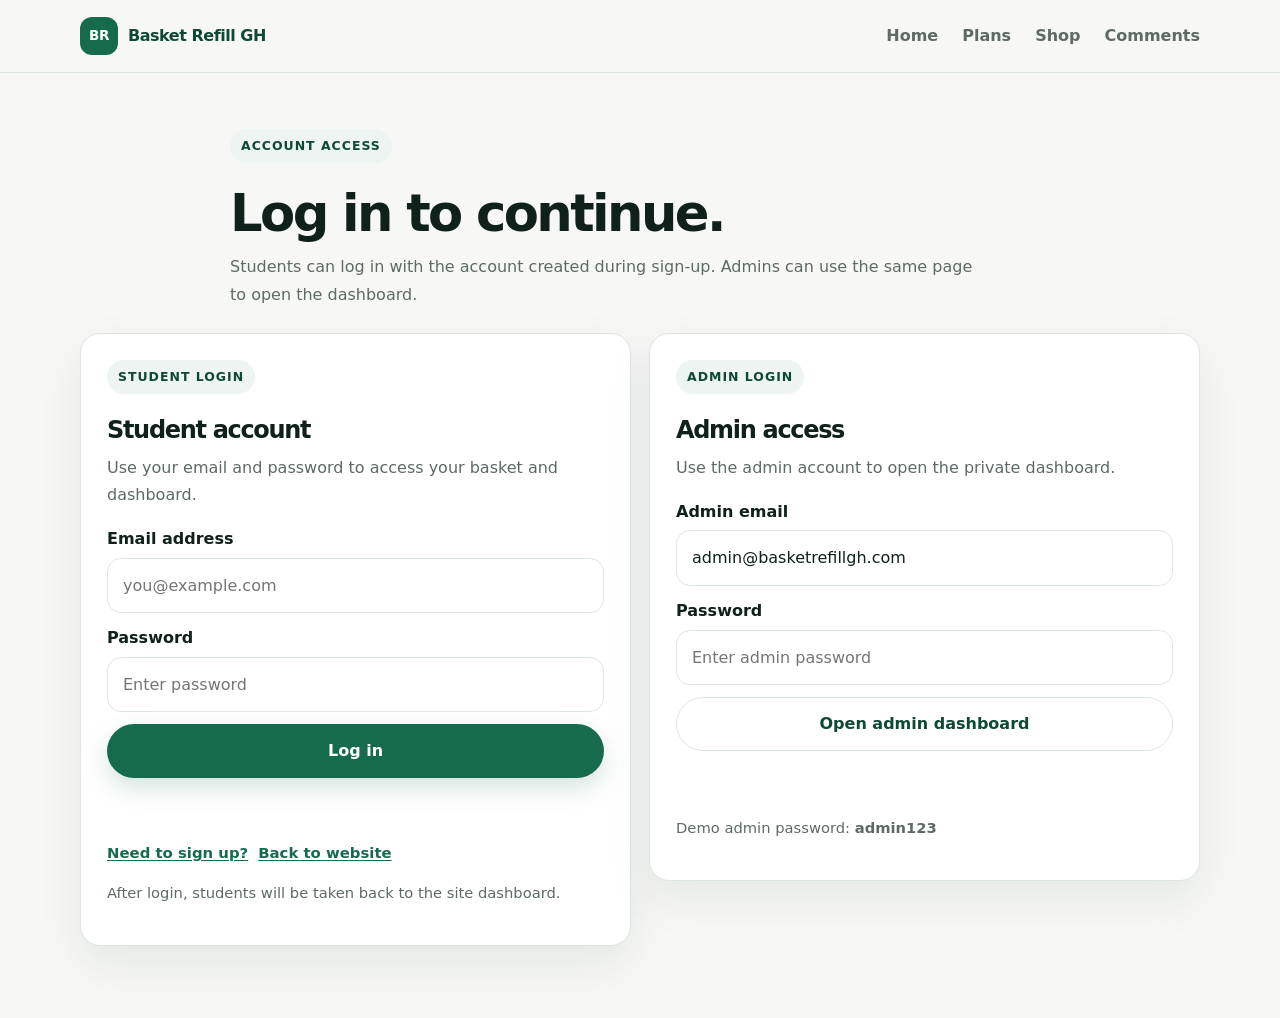
<file: login.html>
<!DOCTYPE html>
<html lang="en">
<head>
  <meta charset="UTF-8" />
  <meta name="viewport" content="width=device-width, initial-scale=1.0" />
  <title>Login | Basket Refill GH</title>
  <link rel="stylesheet" href="style.css" />
</head>
<body>
  <header class="site-header">
    <nav class="container nav">
      <a href="index.html" class="brand">
        <span class="brand-mark">BR</span>
        <span>Basket Refill GH</span>
      </a>

      <div class="nav-links">
        <a href="index.html">Home</a>
        <a href="index.html#plans">Plans</a>
        <a href="index.html#shop">Shop</a>
        <a href="index.html#messages">Comments</a>
      </div>
    </nav>
  </header>

  <main class="auth-page">
    <section class="container auth-hero">
      <span class="eyebrow">Account access</span>
      <h1>Log in to continue.</h1>
      <p>
        Students can log in with the account created during sign-up.
        Admins can use the same page to open the dashboard.
      </p>
    </section>

    <section class="container auth-grid">
      <!-- STUDENT LOGIN -->
      <article class="auth-card">
        <span class="eyebrow">Student login</span>
        <h2>Student account</h2>
        <p>Use your email and password to access your basket and dashboard.</p>

        <form class="auth-form" id="studentLoginForm">
          <div>
            <label for="studentEmail">Email address</label>
            <input type="email" id="studentEmail" placeholder="you@example.com" required />
          </div>

          <div>
            <label for="studentPassword">Password</label>
            <input type="password" id="studentPassword" placeholder="Enter password" required />
          </div>

          <button type="submit" class="btn btn-primary full-width">
            Log in
          </button>

          <p class="auth-message" id="studentLoginMessage"></p>
        </form>

        <div class="auth-links">
          <a href="index.html#signup">Need to sign up?</a>
          <a href="index.html">Back to website</a>
        </div>

        <p class="auth-note">
          After login, students will be taken back to the site dashboard.
        </p>
      </article>

      <!-- ADMIN LOGIN -->
      <article class="auth-card">
        <span class="eyebrow">Admin login</span>
        <h2>Admin access</h2>
        <p>Use the admin account to open the private dashboard.</p>

        <form class="auth-form" id="adminLoginForm">
          <div>
            <label for="adminEmail">Admin email</label>
            <input type="email" id="adminEmail" value="admin@basketrefillgh.com" required />
          </div>

          <div>
            <label for="adminPassword">Password</label>
            <input type="password" id="adminPassword" placeholder="Enter admin password" required />
          </div>

          <button type="submit" class="btn btn-secondary full-width">
            Open admin dashboard
          </button>

          <p class="auth-message" id="adminLoginMessage"></p>
        </form>

        <p class="auth-note">
          Demo admin password: <strong>admin123</strong>
        </p>
      </article>
    </section>
  </main>

  <script src="auth.js"></script>
  <script>
    const params = new URLSearchParams(window.location.search);
    const email = params.get("email");
    const role = params.get("role");

    const studentEmail = document.getElementById("studentEmail");
    const adminEmail = document.getElementById("adminEmail");

    if (email) {
      studentEmail.value = email;
    }

    if (role === "admin") {
      adminEmail.focus();
    }

    document.getElementById("studentLoginForm").addEventListener("submit", (e) => {
      e.preventDefault();

      const message = document.getElementById("studentLoginMessage");
      message.textContent = "";

      const user = BRGHAuth.loginStudent(
        studentEmail.value.trim(),
        document.getElementById("studentPassword").value
      );

      if (!user) {
        message.textContent = "Invalid email or password.";
        message.classList.add("error");
        return;
      }

      message.classList.remove("error");
      message.textContent = "Login successful. Redirecting...";

      window.location.href = "index.html#dashboard";
    });

    document.getElementById("adminLoginForm").addEventListener("submit", (e) => {
      e.preventDefault();

      const message = document.getElementById("adminLoginMessage");
      message.textContent = "";

      const ok = BRGHAuth.loginAdmin(
        adminEmail.value.trim(),
        document.getElementById("adminPassword").value
      );

      if (!ok) {
        message.textContent = "Invalid admin credentials.";
        message.classList.add("error");
        return;
      }

      message.classList.remove("error");
      message.textContent = "Admin access granted. Redirecting...";

      window.location.href = "admin.html";
    });
  </script>
</body>
</html>
</file>
<file: style.css>
:root {
  --bg: #f7f8f6;
  --surface: #ffffff;
  --surface-muted: #eef4f1;
  --text: #10201a;
  --muted: #5d6b64;
  --border: #dce6e1;
  --green: #176b4d;
  --green-dark: #0e4935;
  --blue: #236c8f;
  --blue-soft: #e8f2f6;
  --danger: #a84632;
  --shadow: 0 18px 45px rgba(16, 32, 26, 0.08);
  --radius: 20px;
}

* {
  box-sizing: border-box;
}

html {
  scroll-behavior: smooth;
}

body {
  margin: 0;
  font-family: Inter, Poppins, Roboto, system-ui, -apple-system, BlinkMacSystemFont, "Segoe UI", sans-serif;
  background: var(--bg);
  color: var(--text);
  line-height: 1.6;
}

[hidden] {
  display: none !important;
}

img {
  display: block;
  max-width: 100%;
}

a {
  color: inherit;
  text-decoration: none;
}

button,
input,
select,
textarea {
  font: inherit;
}

button {
  cursor: pointer;
}

input,
select,
textarea {
  max-width: 100%;
}

.container {
  width: min(1120px, calc(100% - 32px));
  margin: 0 auto;
}

/* =========================
   HEADER
========================= */

.site-header {
  position: sticky;
  top: 0;
  z-index: 50;
  background: rgba(247, 248, 246, 0.94);
  backdrop-filter: blur(14px);
  border-bottom: 1px solid var(--border);
}

.nav {
  min-height: 72px;
  display: flex;
  align-items: center;
  justify-content: space-between;
  gap: 24px;
}

.brand {
  display: inline-flex;
  align-items: center;
  gap: 10px;
  font-weight: 800;
  color: var(--green-dark);
  letter-spacing: -0.03em;
}

.brand-mark {
  width: 38px;
  height: 38px;
  border-radius: 12px;
  display: inline-grid;
  place-items: center;
  background: var(--green);
  color: white;
  font-size: 0.85rem;
  font-weight: 800;
}

.nav-links {
  display: flex;
  align-items: center;
  gap: 24px;
  color: var(--muted);
  font-weight: 600;
}

.nav-links a:hover {
  color: var(--green);
}

.nav-toggle {
  display: none;
  border: 1px solid var(--border);
  background: var(--surface);
  color: var(--text);
  border-radius: 999px;
  padding: 9px 14px;
}

/* =========================
   BUTTONS
========================= */

.btn {
  display: inline-flex;
  align-items: center;
  justify-content: center;
  border: 1px solid transparent;
  border-radius: 999px;
  padding: 13px 20px;
  font-weight: 750;
  transition: 0.2s ease;
  cursor: pointer;
}

.btn:hover {
  transform: translateY(-1px);
}

.btn-primary {
  background: var(--green);
  color: white;
  box-shadow: 0 10px 24px rgba(23, 107, 77, 0.18);
}

.btn-primary:hover {
  background: var(--green-dark);
}

.btn-secondary {
  background: var(--surface);
  color: var(--green-dark);
  border-color: var(--border);
}

.btn-secondary:hover {
  border-color: var(--green);
}

.btn-danger {
  background: #fcebe7;
  color: var(--danger);
  border-color: #f0c8bf;
}

.btn-danger:hover {
  border-color: var(--danger);
}

.full-width {
  width: 100%;
}

/* =========================
   HERO
========================= */

.hero {
  padding: 82px 0 56px;
}

.hero-grid {
  display: grid;
  grid-template-columns: 1.05fr 0.95fr;
  gap: 54px;
  align-items: center;
}

.eyebrow {
  display: inline-flex;
  margin: 0 0 14px;
  padding: 7px 11px;
  border-radius: 999px;
  background: var(--surface-muted);
  color: var(--green-dark);
  font-size: 0.78rem;
  font-weight: 800;
  text-transform: uppercase;
  letter-spacing: 0.08em;
}

h1,
h2,
h3,
p {
  margin-top: 0;
}

h1,
h2 {
  color: var(--text);
  letter-spacing: -0.055em;
  line-height: 1.08;
}

h1 {
  max-width: 760px;
  margin-bottom: 20px;
  font-size: clamp(2.45rem, 6vw, 5rem);
}

h2 {
  margin-bottom: 14px;
  font-size: clamp(2rem, 4vw, 3.15rem);
}

h3 {
  color: var(--text);
  letter-spacing: -0.02em;
}

.hero-text,
.section-text,
.section-header p {
  color: var(--muted);
  font-size: 1.05rem;
}

.hero-text {
  max-width: 650px;
  margin-bottom: 28px;
}

.hero-actions {
  display: flex;
  flex-wrap: wrap;
  gap: 12px;
  margin-bottom: 30px;
}

.hero-points {
  display: grid;
  grid-template-columns: repeat(3, 1fr);
  gap: 14px;
}

.hero-points div {
  padding: 16px;
  background: var(--surface);
  border: 1px solid var(--border);
  border-radius: 18px;
}

.hero-points strong {
  display: block;
  margin-bottom: 4px;
}

.hero-points span {
  display: block;
  color: var(--muted);
  font-size: 0.92rem;
}

.hero-panel {
  background: var(--surface);
  border: 1px solid var(--border);
  border-radius: 28px;
  padding: 12px;
  box-shadow: var(--shadow);
}

.hero-image {
  min-height: 360px;
  border-radius: 22px;
  overflow: hidden;
  background: var(--surface-muted);
}

.hero-image img {
  width: 100%;
  min-height: 360px;
  height: 100%;
  object-fit: cover;
}

.hero-placeholder {
  min-height: 360px;
  display: grid;
  place-items: center;
  padding: 30px;
  text-align: center;
  color: var(--green-dark);
}

.hero-placeholder span {
  display: block;
  font-weight: 800;
  font-size: 1.5rem;
}

.hero-placeholder p {
  margin: 8px 0 0;
  color: var(--muted);
}

.selected-plan-preview {
  display: grid;
  grid-template-columns: repeat(2, 1fr);
  gap: 12px;
  padding: 16px 8px 6px;
}

.selected-plan-preview div {
  padding: 14px;
  border: 1px solid var(--border);
  border-radius: 16px;
  background: var(--bg);
}

.selected-plan-preview span {
  display: block;
  color: var(--muted);
  font-size: 0.85rem;
}

.selected-plan-preview strong {
  display: block;
  margin-top: 3px;
  color: var(--green-dark);
}

/* =========================
   STATEMENTS
========================= */

.statement-grid {
  display: grid;
  grid-template-columns: repeat(2, 1fr);
  gap: 18px;
  margin-top: 50px;
}

.statement-card {
  padding: 24px;
  background: var(--surface);
  border: 1px solid var(--border);
  border-radius: var(--radius);
}

.statement-card span {
  display: block;
  margin-bottom: 8px;
  color: var(--blue);
  font-size: 0.78rem;
  font-weight: 800;
  text-transform: uppercase;
  letter-spacing: 0.08em;
}

.statement-card p {
  margin: 0;
  color: var(--text);
  font-size: 1.1rem;
  font-weight: 700;
}

/* =========================
   SECTIONS
========================= */

.section {
  padding: 76px 0;
}

.section-white {
  background: var(--surface);
  border-top: 1px solid var(--border);
  border-bottom: 1px solid var(--border);
}

.section-header {
  max-width: 760px;
  margin-bottom: 34px;
}

/* =========================
   STEPS
========================= */

.steps-grid {
  display: grid;
  grid-template-columns: repeat(3, 1fr);
  gap: 18px;
}

.step-card {
  padding: 26px;
  background: var(--surface);
  border: 1px solid var(--border);
  border-radius: var(--radius);
  box-shadow: 0 10px 28px rgba(16, 32, 26, 0.04);
}

.step-number {
  width: 40px;
  height: 40px;
  display: inline-grid;
  place-items: center;
  margin-bottom: 18px;
  border-radius: 50%;
  background: var(--blue-soft);
  color: var(--blue);
  font-weight: 800;
}

.step-card h3 {
  margin-bottom: 8px;
}

.step-card p {
  margin: 0;
  color: var(--muted);
}

/* =========================
   PLANS
========================= */

.plans-grid {
  display: grid;
  grid-template-columns: repeat(3, 1fr);
  gap: 18px;
  align-items: stretch;
}

.plan-card {
  position: relative;
  display: flex;
  flex-direction: column;
  padding: 26px;
  background: var(--surface);
  border: 1px solid var(--border);
  border-radius: var(--radius);
}

.plan-card.recommended {
  border-color: rgba(23, 107, 77, 0.35);
  box-shadow: var(--shadow);
}

.plan-card.selected {
  outline: 3px solid rgba(23, 107, 77, 0.14);
  border-color: rgba(23, 107, 77, 0.55);
}

.plan-badge {
  align-self: flex-start;
  margin-bottom: 16px;
  padding: 6px 10px;
  border-radius: 999px;
  background: var(--surface-muted);
  color: var(--green-dark);
  font-size: 0.78rem;
  font-weight: 800;
}

.plan-card h3 {
  margin-bottom: 4px;
  font-size: 1.4rem;
}

.plan-description {
  margin-bottom: 18px;
  color: var(--muted);
}

.plan-price {
  margin-bottom: 20px;
  color: var(--text);
  font-size: 2rem;
  font-weight: 800;
  letter-spacing: -0.05em;
}

.plan-price span {
  color: var(--muted);
  font-size: 0.95rem;
  font-weight: 600;
  letter-spacing: 0;
}

.plan-features {
  flex: 1;
  list-style: none;
  padding: 0;
  margin: 0 0 24px;
}

.plan-features li {
  position: relative;
  padding-left: 24px;
  margin-bottom: 10px;
  color: var(--muted);
}

.plan-features li::before {
  content: "";
  position: absolute;
  left: 0;
  top: 0.65em;
  width: 8px;
  height: 8px;
  border-radius: 50%;
  background: var(--green);
}

.plan-card .btn {
  width: 100%;
}

/* =========================
   SHOP / ITEMS
========================= */

.shop-note {
  margin-bottom: 18px;
  padding: 20px 24px;
  border-radius: var(--radius);
  background: var(--blue-soft);
  color: var(--blue);
  border: 1px solid rgba(35, 108, 143, 0.16);
}

.shop-note p {
  margin: 0;
  font-weight: 600;
}

.shop-tools {
  display: grid;
  grid-template-columns: 1fr 210px 260px;
  gap: 12px;
  margin-bottom: 24px;
}

.shop-tools input,
.shop-tools select,
.message-form input,
.message-form select,
.message-form textarea,
.signup-form textarea {
  width: 100%;
  padding: 14px 15px;
  border: 1px solid var(--border);
  border-radius: 14px;
  background: var(--surface);
  color: var(--text);
  outline: none;
}

.shop-tools input:focus,
.shop-tools select:focus,
.message-form input:focus,
.message-form select:focus,
.message-form textarea:focus,
.signup-form textarea:focus {
  border-color: var(--green);
  box-shadow: 0 0 0 4px rgba(23, 107, 77, 0.08);
}

.refill-layout {
  display: grid;
  grid-template-columns: 1fr 360px;
  gap: 24px;
  align-items: start;
}

.items-grid {
  display: grid;
  grid-template-columns: repeat(2, 1fr);
  gap: 16px;
}

.item-card {
  display: grid;
  grid-template-rows: auto 1fr auto;
  padding: 0;
  background: var(--surface);
  border: 1px solid var(--border);
  border-radius: var(--radius);
  overflow: hidden;
}

.item-image {
  width: 100%;
  min-height: 180px;
  background-position: center;
  background-size: cover;
  filter: saturate(1.1);
  position: relative;
}

.item-image::after {
  content: "";
  position: absolute;
  inset: 0;
  background: linear-gradient(to top, rgba(0, 0, 0, 0.22), transparent 45%);
}

.item-card .item-top,
.item-card .item-description,
.item-card .item-price,
.item-card .quantity-control,
.item-card .item-actions {
  padding: 18px 20px 0;
}

.item-card .item-actions {
  padding-top: 16px;
}

.item-top {
  display: flex;
  justify-content: space-between;
  gap: 16px;
}

.item-top h3 {
  margin-bottom: 5px;
}

.item-meta {
  color: var(--muted);
  font-size: 0.92rem;
}

.item-description {
  margin: 10px 0 0;
  color: var(--muted);
  font-size: 0.92rem;
}

.item-price {
  margin-top: 14px;
  color: var(--green-dark);
  font-size: 1.25rem;
  font-weight: 800;
}

.item-tag {
  display: inline-flex;
  margin-top: 12px;
  padding: 5px 9px;
  border-radius: 999px;
  background: var(--surface-muted);
  color: var(--green-dark);
  font-size: 0.78rem;
  font-weight: 750;
}

.item-tag.packaged {
  color: var(--muted);
}

.quantity-control {
  display: inline-flex;
  align-items: center;
  gap: 8px;
  margin-top: 16px;
}

.qty-btn {
  width: 34px;
  height: 34px;
  border: 1px solid var(--border);
  border-radius: 50%;
  background: var(--surface);
  color: var(--green-dark);
  font-weight: 800;
}

.item-actions {
  display: grid;
  grid-template-columns: 88px 1fr;
  gap: 10px;
  margin-top: 16px;
}

.qty-input {
  width: 100%;
  min-width: 0;
  padding: 12px 14px;
  border: 1px solid var(--border);
  border-radius: 14px;
  background: var(--surface);
  color: var(--text);
  outline: none;
}

.shop-results {
  display: flex;
  align-items: center;
  justify-content: space-between;
  gap: 14px;
  margin-bottom: 18px;
}

.shop-results p {
  margin: 0;
}

.shop-results span {
  color: var(--muted);
  font-weight: 700;
}

.qty-btn:disabled {
  opacity: 0.4;
  cursor: not-allowed;
}

.qty-value {
  min-width: 24px;
  text-align: center;
  font-weight: 800;
}

/* =========================
   BASKET SUMMARY
========================= */

.basket-card {
  position: sticky;
  top: 96px;
  padding: 22px;
  background: var(--surface);
  border: 1px solid var(--border);
  border-radius: var(--radius);
  box-shadow: var(--shadow);
}

.basket-card-header {
  display: flex;
  justify-content: space-between;
  gap: 12px;
  align-items: flex-start;
  margin-bottom: 18px;
}

.basket-card-header h3 {
  margin-bottom: 0;
}

.small-label {
  margin-bottom: 3px;
  color: var(--muted);
  font-size: 0.82rem;
  font-weight: 700;
  text-transform: uppercase;
  letter-spacing: 0.06em;
}

#basketItemCount {
  flex-shrink: 0;
  padding: 5px 9px;
  border-radius: 999px;
  background: var(--surface-muted);
  color: var(--green-dark);
  font-size: 0.8rem;
  font-weight: 800;
}

.summary-rows {
  display: grid;
  gap: 10px;
  margin-bottom: 16px;
}

.summary-rows div,
.selected-item-row {
  display: flex;
  justify-content: space-between;
  gap: 14px;
  padding: 12px 0;
  border-bottom: 1px solid var(--border);
}

.summary-rows span,
.selected-item-row span {
  color: var(--muted);
}

.selected-items {
  margin: 12px 0 16px;
}

.empty-text {
  margin: 0;
  padding: 14px;
  border-radius: 14px;
  background: var(--bg);
  color: var(--muted);
}

.summary-total {
  display: flex;
  justify-content: space-between;
  gap: 14px;
  padding: 16px 0;
  border-top: 1px solid var(--border);
  font-size: 1.05rem;
}

.summary-total strong {
  color: var(--green-dark);
}

.basket-actions {
  display: grid;
  gap: 10px;
  margin-top: 10px;
}

.small-note {
  margin: 14px 0 0;
  color: var(--muted);
  font-size: 0.88rem;
}

/* =========================
   IMPACT
========================= */

.impact-layout {
  display: grid;
  grid-template-columns: 1fr 420px;
  gap: 46px;
  align-items: start;
}

.benefit-list {
  display: grid;
  gap: 16px;
  margin-top: 28px;
}

.benefit-list div {
  padding: 20px;
  background: var(--surface);
  border: 1px solid var(--border);
  border-radius: 18px;
}

.benefit-list h3 {
  margin-bottom: 6px;
}

.benefit-list p {
  margin: 0;
  color: var(--muted);
}

.impact-panel {
  padding: 26px;
  background: var(--green-dark);
  color: white;
  border-radius: var(--radius);
  box-shadow: var(--shadow);
}

.impact-label {
  margin-bottom: 20px;
  color: rgba(255, 255, 255, 0.78);
}

.impact-label strong {
  color: white;
}

.impact-grid {
  display: grid;
  gap: 14px;
}

.impact-card {
  padding: 20px;
  background: rgba(255, 255, 255, 0.09);
  border: 1px solid rgba(255, 255, 255, 0.14);
  border-radius: 18px;
}

.impact-card strong {
  display: block;
  margin-bottom: 4px;
  font-size: 2rem;
  line-height: 1;
  letter-spacing: -0.05em;
}

.impact-card span {
  color: rgba(255, 255, 255, 0.76);
}

.impact-note {
  margin: 18px 0 0;
  color: rgba(255, 255, 255, 0.66);
  font-size: 0.9rem;
}

/* =========================
   COMMENTS / MESSAGE FORM
========================= */

.message-layout {
  display: grid;
  grid-template-columns: 1fr 460px;
  gap: 46px;
  align-items: start;
}

.message-form {
  padding: 26px;
  background: var(--surface);
  border: 1px solid var(--border);
  border-radius: var(--radius);
  box-shadow: var(--shadow);
}

.message-form label {
  display: block;
  margin-bottom: 7px;
  color: var(--text);
  font-weight: 700;
}

.message-form input,
.message-form select,
.message-form textarea {
  margin-bottom: 18px;
}

.message-form textarea,
.signup-form textarea {
  resize: vertical;
  min-height: 110px;
}

.form-message {
  display: none;
  margin-top: 16px;
  padding: 14px;
  border-radius: 14px;
  background: var(--surface-muted);
  color: var(--green-dark);
  font-weight: 700;
}

.form-message.show {
  display: block;
}

/* =========================
   SIGNUP
========================= */

.signup-layout {
  display: grid;
  grid-template-columns: 1fr 460px;
  gap: 46px;
  align-items: start;
}

.signup-note {
  max-width: 560px;
  margin-top: 24px;
  padding: 18px;
  background: var(--surface-muted);
  border: 1px solid var(--border);
  border-radius: 18px;
  color: var(--green-dark);
}

.signup-form {
  padding: 26px;
  background: var(--surface);
  border: 1px solid var(--border);
  border-radius: var(--radius);
  box-shadow: var(--shadow);
}

.signup-form label {
  display: block;
  margin-bottom: 7px;
  color: var(--text);
  font-weight: 700;
}

.signup-form input,
.signup-form select,
.signup-form textarea {
  width: 100%;
  margin-bottom: 18px;
  padding: 14px 15px;
  border: 1px solid var(--border);
  border-radius: 14px;
  background: var(--surface);
  color: var(--text);
  outline: none;
}

.signup-form input:focus,
.signup-form select:focus,
.signup-form textarea:focus {
  border-color: var(--green);
  box-shadow: 0 0 0 4px rgba(23, 107, 77, 0.08);
}

.checkbox-row {
  display: flex !important;
  gap: 10px;
  align-items: flex-start;
  margin: 4px 0 20px;
  color: var(--muted) !important;
  font-weight: 500 !important;
}

.checkbox-row input {
  width: auto;
  margin: 4px 0 0;
}

.confirmation-card {
  margin-top: 18px;
  padding: 22px;
  background: var(--surface);
  border: 1px solid var(--border);
  border-left: 5px solid var(--green);
  border-radius: var(--radius);
  box-shadow: var(--shadow);
}

.confirmation-card h3 {
  margin-bottom: 8px;
}

.confirmation-card p {
  color: var(--muted);
}

.confirmation-card ul {
  padding-left: 18px;
  color: var(--muted);
}

/* =========================
   FOOTER
========================= */

.footer {
  padding: 54px 0 24px;
  background: #0d211a;
  color: rgba(255, 255, 255, 0.76);
}

.footer-grid {
  display: grid;
  grid-template-columns: 1.3fr 0.8fr 1fr;
  gap: 38px;
}

.footer-brand {
  margin-bottom: 18px;
  color: white;
}

.footer h3 {
  margin-bottom: 12px;
  color: white;
}

.footer p {
  color: rgba(255, 255, 255, 0.72);
}

.footer-small {
  font-size: 0.9rem;
}

.footer details {
  padding: 12px 0;
  border-top: 1px solid rgba(255, 255, 255, 0.14);
}

.footer details:last-child {
  border-bottom: 1px solid rgba(255, 255, 255, 0.14);
}

.footer summary {
  color: white;
  cursor: pointer;
  font-weight: 700;
}

.footer details p {
  margin: 10px 0 0;
  font-size: 0.92rem;
}

.footer-bottom {
  display: flex;
  justify-content: space-between;
  gap: 20px;
  margin-top: 34px;
  padding-top: 22px;
  border-top: 1px solid rgba(255, 255, 255, 0.14);
  font-size: 0.9rem;
}

.footer-bottom a {
  color: white;
  text-decoration: underline;
  text-underline-offset: 3px;
}

/* =========================
   TOAST
========================= */

.toast {
  position: fixed;
  left: 50%;
  bottom: 24px;
  z-index: 100;
  transform: translate(-50%, 16px);
  opacity: 0;
  pointer-events: none;
  max-width: calc(100% - 32px);
  padding: 13px 18px;
  border-radius: 999px;
  background: var(--green-dark);
  color: white;
  box-shadow: var(--shadow);
  font-weight: 700;
  text-align: center;
  transition: 0.25s ease;
}

.toast.show {
  opacity: 1;
  transform: translate(-50%, 0);
}

/* =========================
   ADMIN PAGE
========================= */

.admin-body {
  background: var(--bg);
}

.admin-main {
  padding: 48px 0 76px;
}

.admin-login-section {
  min-height: calc(100vh - 150px);
  display: grid;
  place-items: center;
}

.admin-login-card {
  width: min(500px, 100%);
  padding: 30px;
  background: var(--surface);
  border: 1px solid var(--border);
  border-radius: var(--radius);
  box-shadow: var(--shadow);
}

.admin-login-card h1 {
  margin-bottom: 14px;
  font-size: clamp(2rem, 5vw, 3.1rem);
}

.admin-login-card p {
  color: var(--muted);
}

.admin-login-card label {
  display: block;
  margin: 20px 0 7px;
  color: var(--text);
  font-weight: 700;
}

.admin-login-card input {
  width: 100%;
  margin-bottom: 18px;
  padding: 14px 15px;
  border: 1px solid var(--border);
  border-radius: 14px;
  background: var(--surface);
  color: var(--text);
  outline: none;
}

.admin-login-card input:focus {
  border-color: var(--green);
  box-shadow: 0 0 0 4px rgba(23, 107, 77, 0.08);
}

.login-message {
  min-height: 22px;
  margin: 14px 0 0;
  font-weight: 700;
}

.login-message.error {
  color: var(--danger);
}

.admin-demo-note {
  margin: 12px 0 0;
  padding: 12px;
  border-radius: 14px;
  background: var(--surface-muted);
  font-size: 0.92rem;
}

.admin-title-row {
  display: flex;
  justify-content: space-between;
  align-items: flex-start;
  gap: 24px;
  margin-bottom: 28px;
}

.admin-title-row h1 {
  margin-bottom: 12px;
  font-size: clamp(2.2rem, 5vw, 4rem);
}

.admin-title-row p {
  color: var(--muted);
}

.admin-actions {
  display: flex;
  gap: 12px;
  flex-wrap: wrap;
}

.admin-stats-grid {
  display: grid;
  grid-template-columns: repeat(auto-fit, minmax(160px, 1fr));
  gap: 16px;
  margin-bottom: 22px;
}

.admin-stat-card {
  padding: 22px;
  background: var(--surface);
  border: 1px solid var(--border);
  border-radius: var(--radius);
  box-shadow: 0 10px 28px rgba(16, 32, 26, 0.04);
}

.admin-stat-card span {
  display: block;
  margin-bottom: 8px;
  color: var(--muted);
  font-size: 0.88rem;
  font-weight: 700;
}

.admin-stat-card strong {
  display: block;
  color: var(--green-dark);
  font-size: 1.45rem;
  line-height: 1.1;
  letter-spacing: -0.04em;
}

.admin-panel {
  margin-top: 20px;
  padding: 22px;
  background: var(--surface);
  border: 1px solid var(--border);
  border-radius: var(--radius);
  box-shadow: 0 10px 28px rgba(16, 32, 26, 0.04);
}

.admin-toolbar {
  display: grid;
  grid-template-columns: minmax(220px, 1fr) repeat(3, minmax(140px, 180px));
  gap: 12px;
  align-items: center;
}

.admin-toolbar input,
.admin-toolbar select,
.lead-controls select,
.lead-controls textarea {
  width: 100%;
  padding: 13px 14px;
  border: 1px solid var(--border);
  border-radius: 14px;
  background: var(--surface);
  color: var(--text);
  outline: none;
}

.admin-toolbar input:focus,
.admin-toolbar select:focus,
.lead-controls select:focus,
.lead-controls textarea:focus {
  border-color: var(--green);
  box-shadow: 0 0 0 4px rgba(23, 107, 77, 0.08);
}

.admin-list-header {
  display: flex;
  justify-content: space-between;
  align-items: flex-start;
  gap: 18px;
  margin-bottom: 18px;
}

.admin-list-header h2 {
  margin-bottom: 6px;
  font-size: clamp(1.5rem, 3vw, 2.2rem);
}

.admin-list-header p {
  margin: 0;
  color: var(--muted);
}

#leadCountLabel,
#messageCountLabel {
  flex-shrink: 0;
  padding: 7px 11px;
  border-radius: 999px;
  background: var(--surface-muted);
  color: var(--green-dark);
  font-size: 0.85rem;
  font-weight: 800;
}

.admin-leads-list {
  display: grid;
  gap: 16px;
}

.lead-card {
  padding: 22px;
  border: 1px solid var(--border);
  border-radius: 18px;
  background: var(--bg);
}

.lead-top {
  display: flex;
  justify-content: space-between;
  gap: 18px;
  align-items: flex-start;
  margin-bottom: 18px;
}

.lead-name-row {
  display: flex;
  flex-wrap: wrap;
  gap: 10px;
  align-items: center;
  margin-bottom: 4px;
}

.lead-name-row h3 {
  margin: 0;
  font-size: 1.25rem;
}

.lead-meta {
  margin: 0;
  color: var(--muted);
  font-size: 0.92rem;
}

.lead-total {
  min-width: 170px;
  padding: 13px;
  border: 1px solid var(--border);
  border-radius: 14px;
  background: var(--surface);
}

.lead-total span {
  display: block;
  color: var(--muted);
  font-size: 0.82rem;
  font-weight: 700;
}

.lead-total strong {
  display: block;
  margin-top: 2px;
  color: var(--green-dark);
  font-size: 1.15rem;
}

.status-badge {
  display: inline-flex;
  padding: 5px 9px;
  border-radius: 999px;
  font-size: 0.78rem;
  font-weight: 800;
}

.status-new {
  background: var(--blue-soft);
  color: var(--blue);
}

.status-contacted {
  background: #eef0ff;
  color: #3644a0;
}

.status-confirmed,
.status-replied {
  background: var(--surface-muted);
  color: var(--green-dark);
}

.status-waitlist {
  background: #fff7df;
  color: #7a5600;
}

.status-cancelled {
  background: #fcebe7;
  color: var(--danger);
}

.status-closed {
  background: #eeeeee;
  color: #555555;
}

.lead-details-grid {
  display: grid;
  grid-template-columns: repeat(4, 1fr);
  gap: 12px;
  margin-bottom: 16px;
}

.lead-details-grid div {
  padding: 14px;
  border: 1px solid var(--border);
  border-radius: 14px;
  background: var(--surface);
}

.lead-details-grid span {
  display: block;
  margin-bottom: 4px;
  color: var(--muted);
  font-size: 0.82rem;
  font-weight: 700;
}

.lead-details-grid strong {
  display: block;
  word-break: break-word;
  color: var(--text);
  font-size: 0.95rem;
}

.lead-details-grid a {
  color: var(--green-dark);
}

.lead-addons {
  margin-bottom: 18px;
  padding: 14px;
  border: 1px solid var(--border);
  border-radius: 14px;
  background: var(--surface);
}

.lead-addons summary {
  cursor: pointer;
  color: var(--green-dark);
  font-weight: 800;
}

.admin-addon-list {
  display: grid;
  gap: 8px;
  margin-top: 12px;
}

.admin-addon-row {
  display: flex;
  justify-content: space-between;
  gap: 14px;
  padding: 10px 0;
  border-top: 1px solid var(--border);
}

.admin-addon-row span {
  color: var(--muted);
}

.admin-addon-row strong {
  color: var(--text);
}

.admin-muted-text {
  margin: 10px 0 0;
  color: var(--muted);
}

.lead-comment-box {
  margin-bottom: 18px;
  padding: 16px;
  border: 1px solid var(--border);
  border-radius: 14px;
  background: var(--surface);
}

.lead-comment-box span {
  display: block;
  margin-bottom: 6px;
  color: var(--muted);
  font-size: 0.82rem;
  font-weight: 700;
}

.lead-comment-box p {
  margin: 0;
  color: var(--text);
}

.lead-controls {
  display: grid;
  grid-template-columns: 180px 1fr auto;
  gap: 14px;
  align-items: end;
}

.lead-controls label {
  display: grid;
  gap: 7px;
  color: var(--text);
  font-weight: 700;
}

.lead-controls textarea {
  resize: vertical;
  min-height: 48px;
}

.lead-button-row {
  display: grid;
  gap: 8px;
}

.admin-empty {
  padding: 28px;
  border: 1px dashed var(--border);
  border-radius: 18px;
  background: var(--bg);
  text-align: center;
}

.admin-empty h3 {
  margin-bottom: 8px;
}

.admin-empty p {
  margin: 0 auto;
  max-width: 560px;
  color: var(--muted);
}

/* =========================
   RESPONSIVE
========================= */

@media (max-width: 980px) {
  .hero-grid,
  .refill-layout,
  .impact-layout,
  .signup-layout,
  .message-layout {
    grid-template-columns: 1fr;
  }

  .basket-card {
    position: static;
  }

  .plans-grid,
  .statement-grid,
  .footer-grid {
    grid-template-columns: 1fr;
  }

  .hero-points,
  .steps-grid {
    grid-template-columns: 1fr;
  }

  .section {
    padding: 58px 0;
  }

  .hero {
    padding-top: 58px;
  }

  .shop-tools {
    grid-template-columns: 1fr;
  }

  .lead-details-grid {
    grid-template-columns: repeat(2, 1fr);
  }

  .lead-controls {
    grid-template-columns: 1fr;
  }

  .lead-button-row {
    grid-template-columns: repeat(2, 1fr);
  }
}

@media (max-width: 820px) {
  .nav-toggle {
    display: inline-flex;
  }

  .nav-links {
    position: absolute;
    left: 16px;
    right: 16px;
    top: 78px;
    display: none;
    flex-direction: column;
    align-items: stretch;
    gap: 0;
    padding: 10px;
    background: var(--surface);
    border: 1px solid var(--border);
    border-radius: 18px;
    box-shadow: var(--shadow);
  }

  .nav-links.open {
    display: flex;
  }

  .nav-links a {
    padding: 13px 12px;
    border-radius: 12px;
  }

  .nav-links a:hover {
    background: var(--surface-muted);
  }
}

@media (max-width: 720px) {
  .hero-actions {
    flex-direction: column;
  }

  .hero-actions .btn {
    width: 100%;
  }

  .selected-plan-preview,
  .items-grid {
    grid-template-columns: 1fr;
  }

  .hero-image,
  .hero-image img,
  .hero-placeholder {
    min-height: 300px;
  }

  .footer-bottom {
    flex-direction: column;
  }

  .admin-main {
    padding-top: 32px;
  }

  .admin-title-row,
  .lead-top,
  .admin-list-header {
    flex-direction: column;
  }

  .admin-actions,
  .admin-actions .btn {
    width: 100%;
  }

  .admin-toolbar,
  .lead-details-grid,
  .lead-button-row {
    grid-template-columns: 1fr;
  }

  .lead-total {
    width: 100%;
  }

  .admin-panel,
  .lead-card,
  .admin-login-card {
    padding: 20px;
  }
}
/* =========================
   AUTH / LOGIN PAGE
========================= */

.auth-page {
  padding: 56px 0 72px;
}

.auth-hero {
  max-width: 820px;
  margin-bottom: 24px;
}

.auth-hero h1 {
  margin: 10px 0 12px;
  font-size: clamp(2rem, 4vw, 3.6rem);
  line-height: 1.05;
  letter-spacing: -0.05em;
}

.auth-hero p {
  margin: 0;
  color: var(--muted);
  line-height: 1.75;
  max-width: 760px;
}

.auth-grid {
  display: grid;
  grid-template-columns: 1fr 1fr;
  gap: 18px;
  align-items: start;
}

.auth-card {
  padding: 26px;
  background: var(--surface);
  border: 1px solid var(--border);
  border-radius: var(--radius);
  box-shadow: var(--shadow);
}

.auth-card h2 {
  margin: 10px 0 10px;
  font-size: 1.5rem;
}

.auth-card p {
  color: var(--muted);
  line-height: 1.7;
}

.auth-form {
  display: grid;
  gap: 12px;
  margin-top: 18px;
}

.auth-form label {
  display: block;
  margin-bottom: 6px;
  color: var(--text);
  font-weight: 700;
}

.auth-form input,
.auth-form select {
  width: 100%;
  padding: 14px 15px;
  border: 1px solid var(--border);
  border-radius: 14px;
  background: var(--surface);
  color: var(--text);
  outline: none;
}

.auth-form input:focus,
.auth-form select:focus {
  border-color: var(--green);
  box-shadow: 0 0 0 4px rgba(23, 107, 77, 0.08);
}

.auth-note {
  margin-top: 14px;
  font-size: 0.92rem;
  color: var(--muted);
  line-height: 1.6;
}

.auth-message {
  min-height: 22px;
  font-weight: 700;
  color: var(--green);
}

.auth-message.error {
  color: var(--danger);
}

.auth-links {
  margin-top: 14px;
  display: flex;
  flex-wrap: wrap;
  gap: 10px;
  font-size: 0.93rem;
}

.auth-links a {
  color: var(--green);
  font-weight: 700;
  text-decoration: underline;
  text-underline-offset: 2px;
}

@media (max-width: 900px) {
  .auth-grid {
    grid-template-columns: 1fr;
  }
}
</file>
